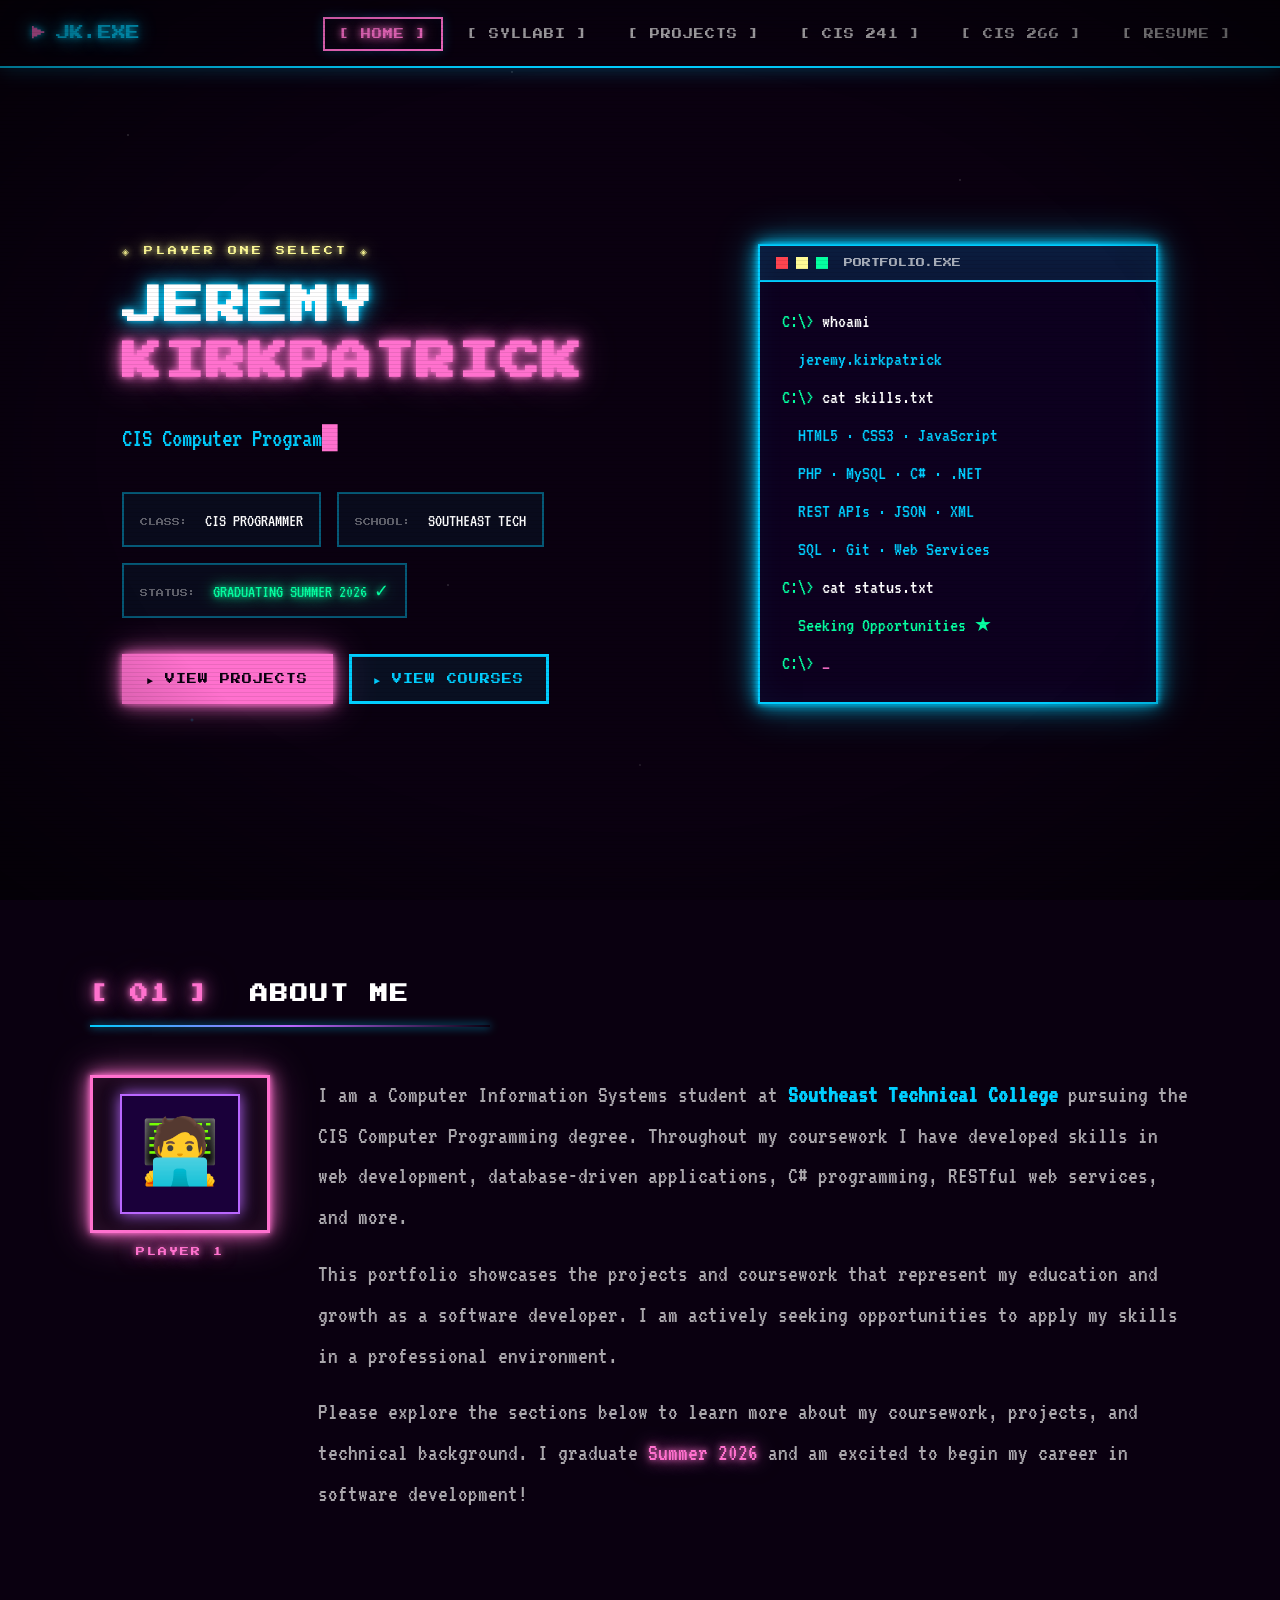
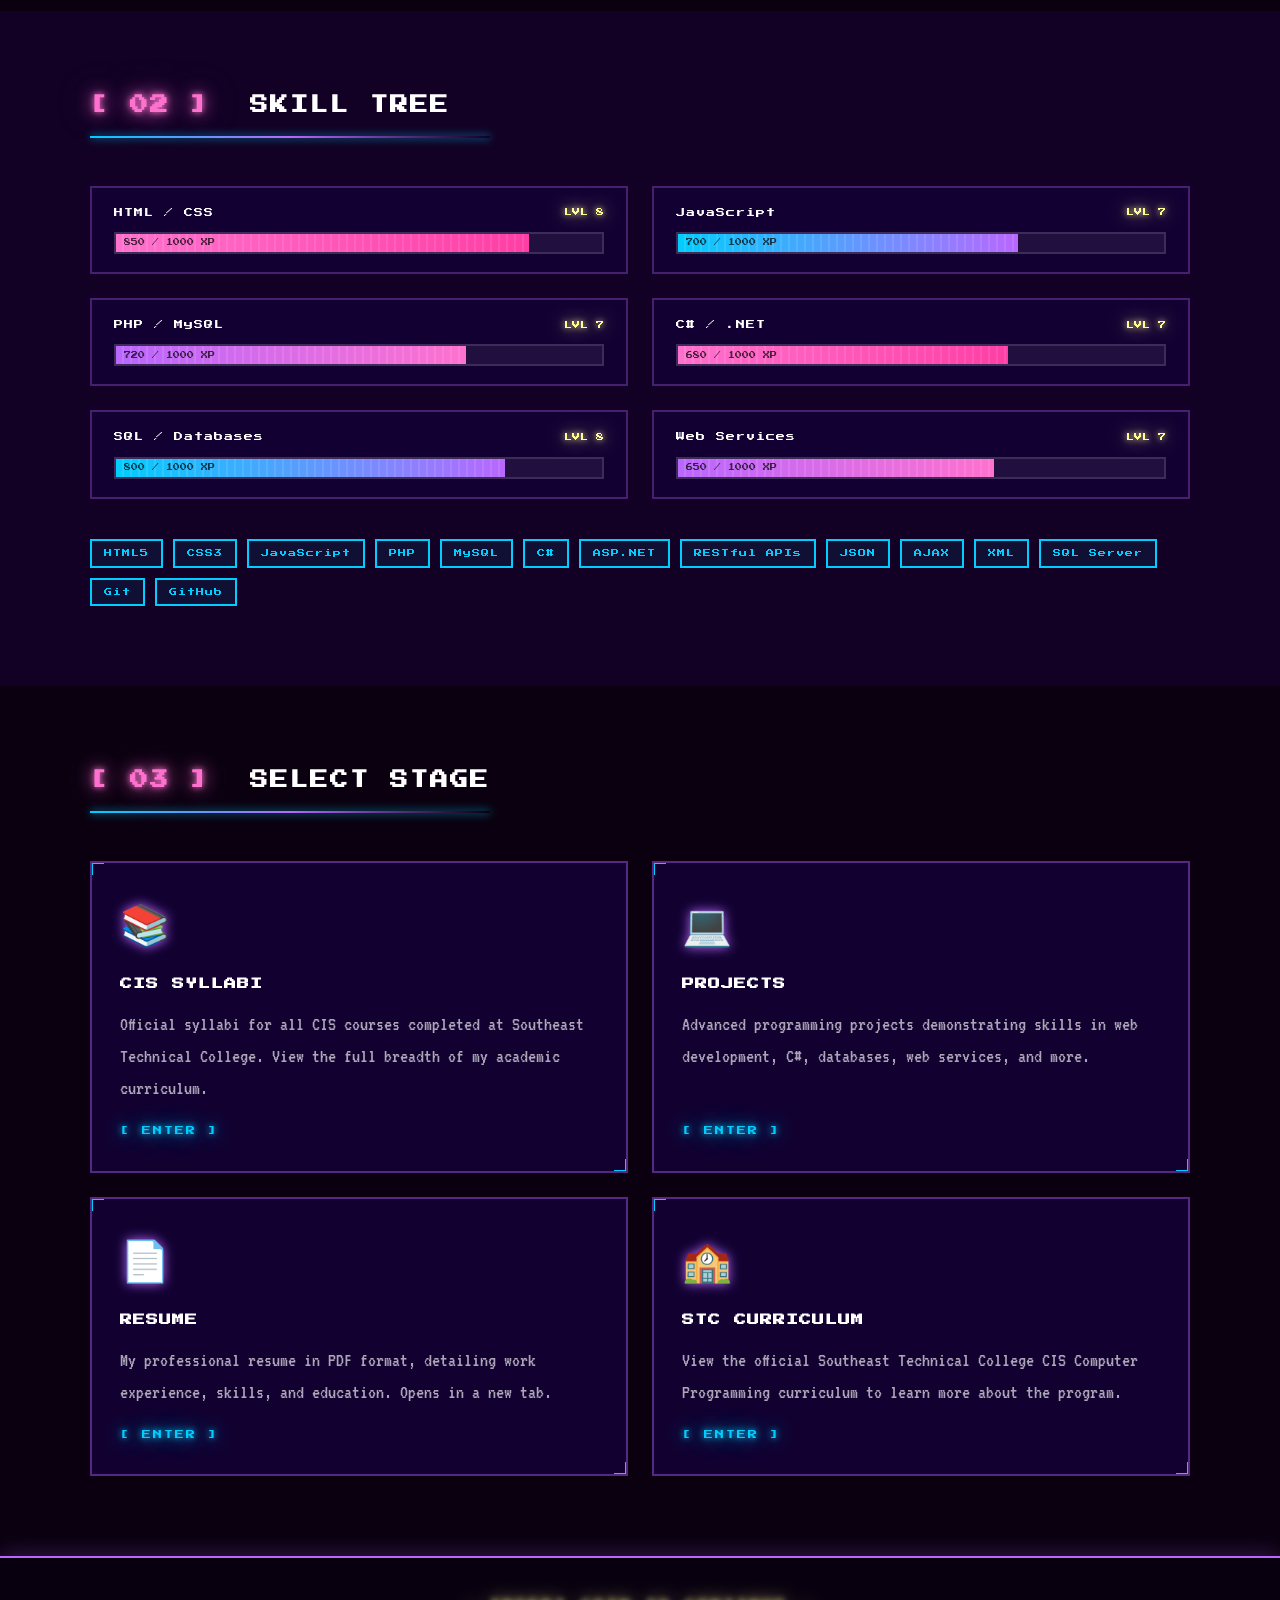
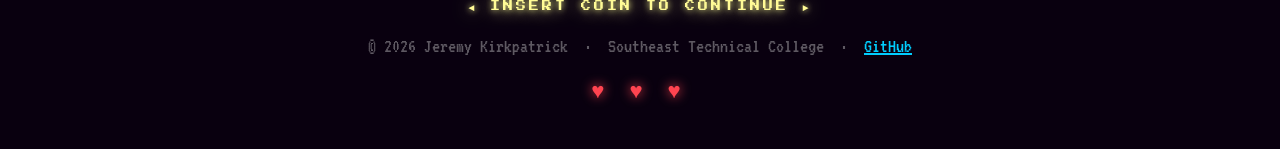
<file: index.html>
<!DOCTYPE html>
<html lang="en">
<head>
  <meta charset="UTF-8" />
  <meta name="viewport" content="width=device-width, initial-scale=1.0" />
  <meta name="description" content="Jeremy Kirkpatrick – CIS Computer Programming student at Southeast Technical College. Electronic portfolio showcasing projects, coursework, and skills." />
  <title>Jeremy Kirkpatrick | Electronic Portfolio</title>
  <link rel="icon" href="ico/pinklogo.ico" type="image/x-icon" />
  <link rel="stylesheet" href="css/style.css" />
  <link rel="preconnect" href="https://fonts.googleapis.com" />
  <link rel="preconnect" href="https://fonts.gstatic.com" crossorigin />
  <link href="https://fonts.googleapis.com/css2?family=Press+Start+2P&family=VT323&display=swap" rel="stylesheet" />
</head>
<body>

  <!-- CRT Scanline Overlay -->
  <div class="scanlines" aria-hidden="true"></div>

  <!-- =========================================================
       NAVIGATION
       ========================================================= -->
  <nav class="navbar" role="navigation" aria-label="Main navigation">
    <div class="nav-brand">
      <span class="nav-cursor" aria-hidden="true">▶</span> JK.EXE
    </div>
    <button class="nav-toggle" id="navToggle" aria-label="Toggle navigation" aria-expanded="false">☰</button>
    <ul class="nav-links" id="navLinks" role="list">
      <li><a href="index.html"    class="nav-link active">[ HOME ]</a></li>
      <li><a href="syllabi.html"  class="nav-link">[ SYLLABI ]</a></li>
      <li><a href="projects.html" class="nav-link">[ PROJECTS ]</a></li>
      <li><a href="cis241.html"   class="nav-link">[ CIS 241 ]</a></li>
      <li><a href="cis266.html"   class="nav-link">[ CIS 266 ]</a></li>
      <li><a href="resume.html"   class="nav-link">[ RESUME ]</a></li>
    </ul>
  </nav>

  <!-- =========================================================
       HERO SECTION
       ========================================================= -->
  <header class="hero" role="banner">

    <!-- Left: Text content -->
    <div class="hero-content animate-fade-up">
      <p class="pixel-badge">◈ PLAYER ONE SELECT ◈</p>

      <h1 class="hero-title">
        <span class="hero-name">JEREMY</span>
        <span class="hero-name accent">KIRKPATRICK</span>
      </h1>

      <p class="hero-subtitle">
        <span id="typingText"></span><span class="cursor" aria-hidden="true">█</span>
      </p>

      <div class="hero-stats" role="list" aria-label="Profile stats">
        <div class="stat-item" role="listitem">
          <span class="stat-label">CLASS:</span>
          <span class="stat-value">CIS PROGRAMMER</span>
        </div>
        <div class="stat-item" role="listitem">
          <span class="stat-label">SCHOOL:</span>
          <span class="stat-value">SOUTHEAST TECH</span>
        </div>
        <div class="stat-item" role="listitem">
          <span class="stat-label">STATUS:</span>
          <span class="stat-value glow-green">GRADUATING SUMMER 2026 ✓</span>
        </div>
      </div>

      <div class="hero-cta">
        <a href="projects.html" class="btn btn-primary">► VIEW PROJECTS</a>
        <a href="syllabi.html"  class="btn btn-secondary">► VIEW COURSES</a>
      </div>
    </div>

    <!-- Right: Terminal art -->
    <aside class="hero-art float" aria-label="Skills terminal">
      <div class="pixel-terminal">
        <div class="terminal-header">
          <span class="t-dot red"    aria-hidden="true"></span>
          <span class="t-dot yellow" aria-hidden="true"></span>
          <span class="t-dot green"  aria-hidden="true"></span>
          <span class="t-title">PORTFOLIO.EXE</span>
        </div>
        <div class="terminal-body" aria-label="Skill list">
          <p><span class="t-prompt">C:\&gt;</span> <span class="t-cmd">whoami</span></p>
          <p class="t-output">jeremy.kirkpatrick</p>
          <p><span class="t-prompt">C:\&gt;</span> <span class="t-cmd">cat skills.txt</span></p>
          <p class="t-output">HTML5 · CSS3 · JavaScript</p>
          <p class="t-output">PHP · MySQL · C# · .NET</p>
          <p class="t-output">REST APIs · JSON · XML</p>
          <p class="t-output">SQL · Git · Web Services</p>
          <p><span class="t-prompt">C:\&gt;</span> <span class="t-cmd">cat status.txt</span></p>
          <p class="t-output" style="color: var(--green);">Seeking Opportunities ★</p>
          <p><span class="t-prompt">C:\&gt;</span> <span class="glow-blink">_</span></p>
        </div>
      </div>
    </aside>

  </header>

  <!-- =========================================================
       ABOUT SECTION
       ========================================================= -->
  <section class="section" id="about" aria-labelledby="about-heading">
    <div class="section-header">
      <h2 class="section-title" id="about-heading">
        <span class="section-num">[ 01 ]</span>&nbsp; ABOUT ME
      </h2>
      <div class="pixel-line"></div>
    </div>

    <div class="about-content">
      <div class="about-avatar" aria-hidden="true">
        <div class="avatar-frame">
          <div class="avatar-pixel">🧑‍💻</div>
        </div>
        <p class="avatar-label">PLAYER 1</p>
      </div>

      <div class="about-text">
        <p>
          I am a Computer Information Systems student at
          <strong style="color: var(--cyan);">Southeast Technical College</strong>
          pursuing the CIS Computer Programming degree. Throughout my coursework
          I have developed skills in web development, database-driven applications,
          C# programming, RESTful web services, and more.
        </p>
        <p>
          This portfolio showcases the projects and coursework that represent my
          education and growth as a software developer. I am actively seeking
          opportunities to apply my skills in a professional environment.
        </p>
        <p>
          Please explore the sections below to learn more about my coursework,
          projects, and technical background. I graduate
          <span style="color: var(--pink); text-shadow: var(--glow-pink);">Summer 2026</span>
          and am excited to begin my career in software development!
        </p>
      </div>
    </div>
  </section>

  <!-- =========================================================
       SKILL TREE
       ========================================================= -->
  <section class="section section-alt" id="skills" aria-labelledby="skills-heading">
    <div class="section-header">
      <h2 class="section-title" id="skills-heading">
        <span class="section-num">[ 02 ]</span>&nbsp; SKILL TREE
      </h2>
      <div class="pixel-line"></div>
    </div>

    <div class="skills-grid">

      <div class="skill-item">
        <div class="skill-header">
          <span class="skill-name">HTML / CSS</span>
          <span class="skill-level">LVL 8</span>
        </div>
        <div class="skill-bar" role="progressbar" aria-valuenow="85" aria-valuemin="0" aria-valuemax="100" aria-label="HTML/CSS proficiency 85%">
          <div class="skill-fill pink" data-width="85%"><span class="skill-xp">850 / 1000 XP</span></div>
        </div>
      </div>

      <div class="skill-item">
        <div class="skill-header">
          <span class="skill-name">JavaScript</span>
          <span class="skill-level">LVL 7</span>
        </div>
        <div class="skill-bar" role="progressbar" aria-valuenow="70" aria-valuemin="0" aria-valuemax="100" aria-label="JavaScript proficiency 70%">
          <div class="skill-fill" data-width="70%"><span class="skill-xp">700 / 1000 XP</span></div>
        </div>
      </div>

      <div class="skill-item">
        <div class="skill-header">
          <span class="skill-name">PHP / MySQL</span>
          <span class="skill-level">LVL 7</span>
        </div>
        <div class="skill-bar" role="progressbar" aria-valuenow="72" aria-valuemin="0" aria-valuemax="100" aria-label="PHP/MySQL proficiency 72%">
          <div class="skill-fill purple" data-width="72%"><span class="skill-xp">720 / 1000 XP</span></div>
        </div>
      </div>

      <div class="skill-item">
        <div class="skill-header">
          <span class="skill-name">C# / .NET</span>
          <span class="skill-level">LVL 7</span>
        </div>
        <div class="skill-bar" role="progressbar" aria-valuenow="68" aria-valuemin="0" aria-valuemax="100" aria-label="C# proficiency 68%">
          <div class="skill-fill pink" data-width="68%"><span class="skill-xp">680 / 1000 XP</span></div>
        </div>
      </div>

      <div class="skill-item">
        <div class="skill-header">
          <span class="skill-name">SQL / Databases</span>
          <span class="skill-level">LVL 8</span>
        </div>
        <div class="skill-bar" role="progressbar" aria-valuenow="80" aria-valuemin="0" aria-valuemax="100" aria-label="SQL proficiency 80%">
          <div class="skill-fill" data-width="80%"><span class="skill-xp">800 / 1000 XP</span></div>
        </div>
      </div>

      <div class="skill-item">
        <div class="skill-header">
          <span class="skill-name">Web Services</span>
          <span class="skill-level">LVL 7</span>
        </div>
        <div class="skill-bar" role="progressbar" aria-valuenow="65" aria-valuemin="0" aria-valuemax="100" aria-label="Web Services proficiency 65%">
          <div class="skill-fill purple" data-width="65%"><span class="skill-xp">650 / 1000 XP</span></div>
        </div>
      </div>

    </div><!-- /.skills-grid -->

    <div class="skill-tags" role="list" aria-label="Technology tags">
      <span class="tag" role="listitem">HTML5</span>
      <span class="tag" role="listitem">CSS3</span>
      <span class="tag" role="listitem">JavaScript</span>
      <span class="tag" role="listitem">PHP</span>
      <span class="tag" role="listitem">MySQL</span>
      <span class="tag" role="listitem">C#</span>
      <span class="tag" role="listitem">ASP.NET</span>
      <span class="tag" role="listitem">RESTful APIs</span>
      <span class="tag" role="listitem">JSON</span>
      <span class="tag" role="listitem">AJAX</span>
      <span class="tag" role="listitem">XML</span>
      <span class="tag" role="listitem">SQL Server</span>
      <span class="tag" role="listitem">Git</span>
      <span class="tag" role="listitem">GitHub</span>
    </div>

  </section>


  <section class="section" id="portfolio" aria-labelledby="portfolio-heading">
    <div class="section-header">
      <h2 class="section-title" id="portfolio-heading">
        <span class="section-num">[ 03 ]</span>&nbsp; SELECT STAGE
      </h2>
      <div class="pixel-line"></div>
    </div>

    <div class="cards-grid" role="list">

      <a href="syllabi.html" class="card" role="listitem">
        <div class="card-icon" aria-hidden="true">📚</div>
        <h3 class="card-title">CIS SYLLABI</h3>
        <p class="card-desc">
          Official syllabi for all CIS courses completed at Southeast Technical College.
          View the full breadth of my academic curriculum.
        </p>
        <span class="card-btn">[ ENTER ]</span>
      </a>

      <a href="projects.html" class="card" role="listitem">
        <div class="card-icon" aria-hidden="true">💻</div>
        <h3 class="card-title">PROJECTS</h3>
        <p class="card-desc">
          Advanced programming projects demonstrating skills in web development,
          C#, databases, web services, and more.
        </p>
        <span class="card-btn">[ ENTER ]</span>
      </a>

      <a href="resume.html" class="card" role="listitem">
        <div class="card-icon" aria-hidden="true">📄</div>
        <h3 class="card-title">RESUME</h3>
        <p class="card-desc">
          My professional resume in PDF format, detailing work experience, skills,
          and education. Opens in a new tab.
        </p>
        <span class="card-btn">[ ENTER ]</span>
      </a>

      <a href="http://catalog.southeasttech.edu/preview_program.php?catoid=17&poid=2004&hl=%22programming%22"
         class="card" role="listitem" target="_blank" rel="noopener noreferrer">
        <div class="card-icon" aria-hidden="true">🏫</div>
        <h3 class="card-title">STC CURRICULUM</h3>
        <p class="card-desc">
          View the official Southeast Technical College CIS Computer Programming
          curriculum to learn more about the program.
        </p>
        <span class="card-btn">[ ENTER ]</span>
      </a>

    </div>
  </section>


  <footer class="footer" role="contentinfo">
    <div>
      <p class="footer-insert" aria-hidden="true">◄ INSERT COIN TO CONTINUE ►</p>
      <p class="footer-copy">
        © 2026 Jeremy Kirkpatrick &nbsp;·&nbsp; Southeast Technical College &nbsp;·&nbsp;
        <a href="https://github.com/twitchout" target="_blank" rel="noopener">GitHub</a>
      </p>
      <p class="footer-lives" aria-label="Three lives remaining" aria-hidden="true">♥ ♥ ♥</p>
    </div>
  </footer>

  <script src="js/main.js"></script>
</body>
</html>
</file>
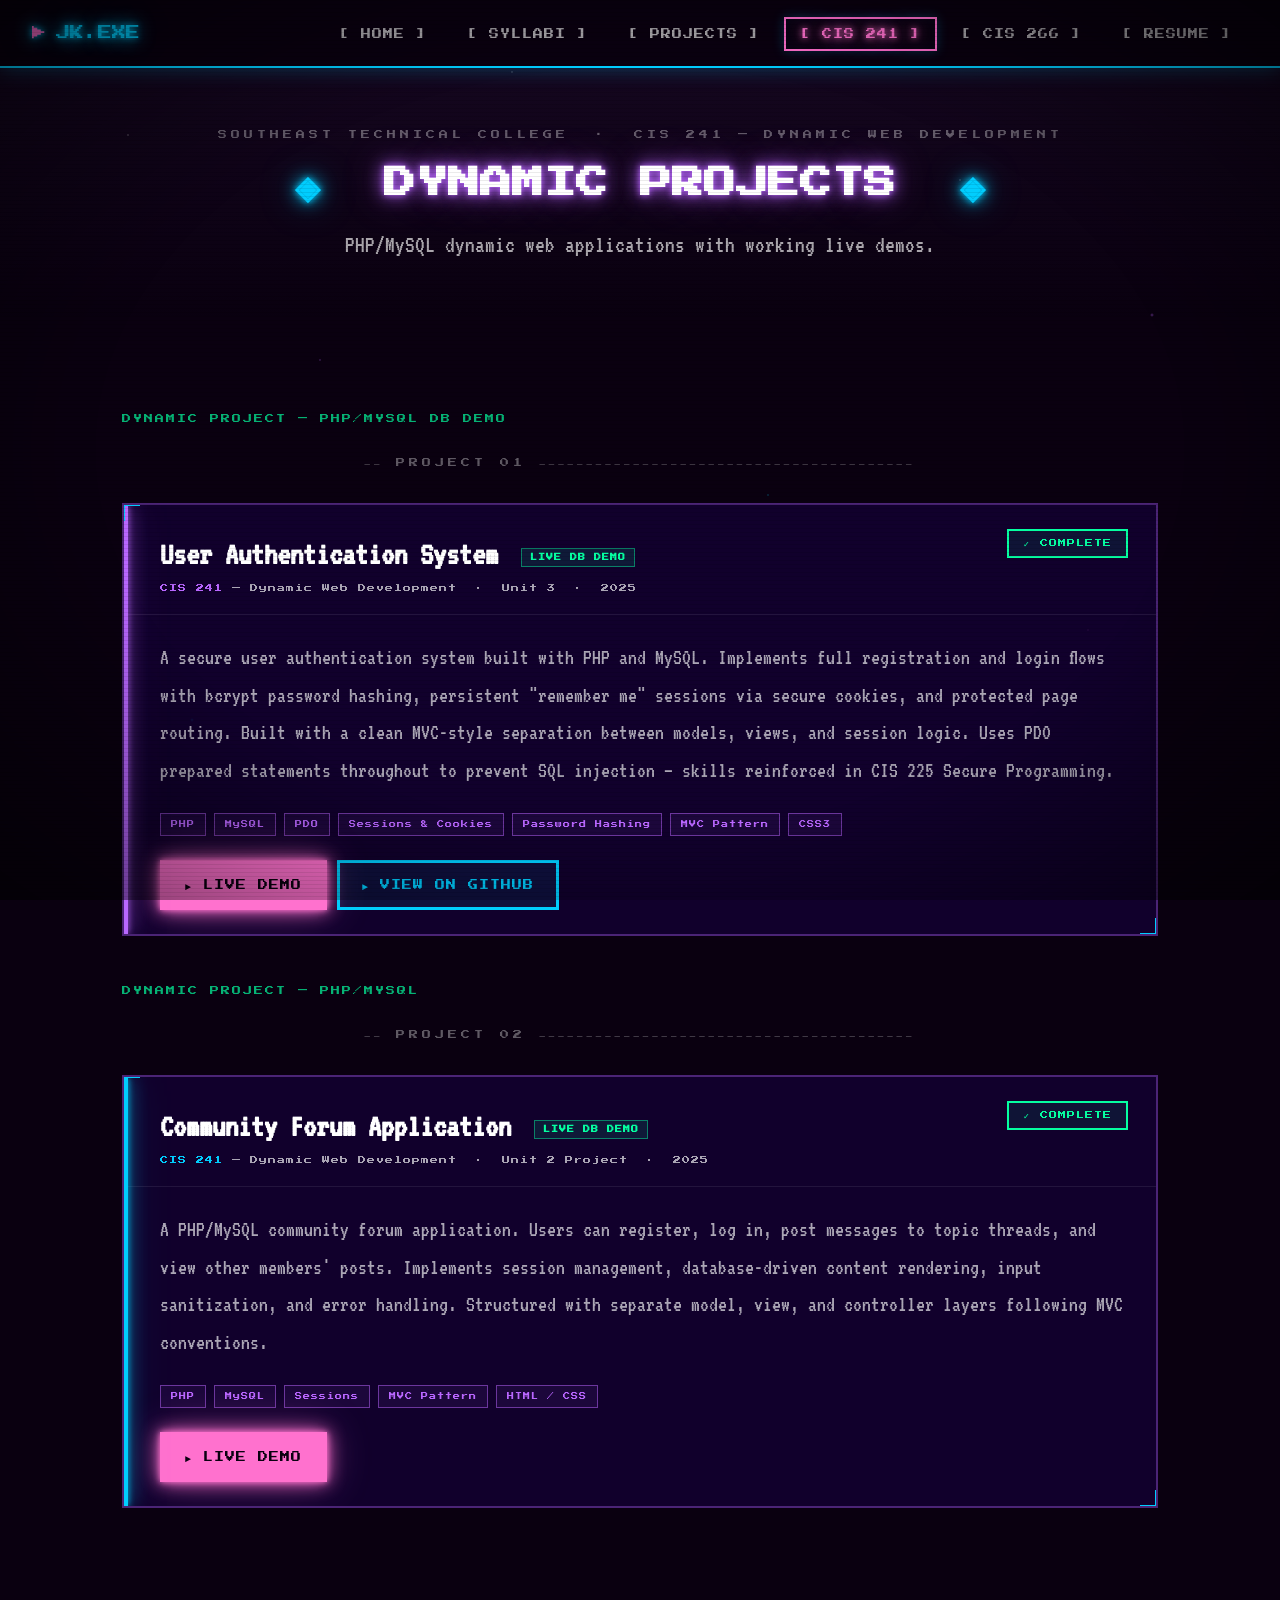
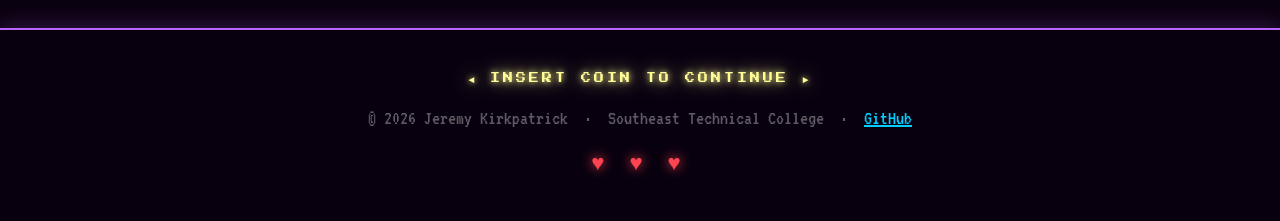
<file: cis241.html>
<!DOCTYPE html>
<html lang="en">
<head>
  <meta charset="UTF-8" />
  <meta name="viewport" content="width=device-width, initial-scale=1.0" />
  <meta name="description" content="Jeremy Kirkpatrick – CIS 241 Dynamic Web Development project documentation and live demos." />
  <title>CIS 241 Dynamic Web Dev | Jeremy Kirkpatrick</title>
  <link rel="icon" href="ico/pinklogo.ico" type="image/x-icon" />
  <link rel="stylesheet" href="css/style.css" />
  <link rel="preconnect" href="https://fonts.googleapis.com" />
  <link rel="preconnect" href="https://fonts.gstatic.com" crossorigin />
  <link href="https://fonts.googleapis.com/css2?family=Press+Start+2P&family=VT323&display=swap" rel="stylesheet" />
  <style>
    .req-badge {
      display: inline-block;
      font-family: var(--font-pixel);
      font-size: 7px;
      padding: 3px 8px;
      margin-left: 10px;
      background: rgba(5,255,161,0.1);
      border: 1px solid rgba(5,255,161,0.45);
      color: var(--green);
      vertical-align: middle;
      letter-spacing: 1px;
    }

    .section-label {
      font-family: var(--font-pixel);
      font-size: 9px;
      color: var(--green);
      letter-spacing: 2px;
      text-transform: uppercase;
      margin: 48px 0 6px;
      opacity: 0.7;
    }
  </style>
</head>
<body>

  <div class="scanlines" aria-hidden="true"></div>

  <!-- =========================================================
       NAVIGATION
       ========================================================= -->
  <nav class="navbar" role="navigation" aria-label="Main navigation">
    <div class="nav-brand">
      <span class="nav-cursor" aria-hidden="true">▶</span> JK.EXE
    </div>
    <button class="nav-toggle" id="navToggle" aria-label="Toggle navigation" aria-expanded="false">☰</button>
    <ul class="nav-links" id="navLinks" role="list">
      <li><a href="index.html"    class="nav-link">[ HOME ]</a></li>
      <li><a href="syllabi.html"  class="nav-link">[ SYLLABI ]</a></li>
      <li><a href="projects.html" class="nav-link">[ PROJECTS ]</a></li>
      <li><a href="cis241.html"   class="nav-link active">[ CIS 241 ]</a></li>
      <li><a href="cis266.html"   class="nav-link">[ CIS 266 ]</a></li>
      <li><a href="resume.html"   class="nav-link">[ RESUME ]</a></li>
    </ul>
  </nav>

  <!-- =========================================================
       PAGE HERO
       ========================================================= -->
  <div class="page-hero">
    <p class="page-badge">SOUTHEAST TECHNICAL COLLEGE &nbsp;·&nbsp; CIS 241 — DYNAMIC WEB DEVELOPMENT</p>
    <h1 class="page-title">
      <span class="text-cyan">◈</span>&nbsp; DYNAMIC PROJECTS &nbsp;<span class="text-cyan">◈</span>
    </h1>
    <p class="page-subtitle">PHP/MySQL dynamic web applications with working live demos.</p>
  </div>

  <!-- =========================================================
       CONTENT
       ========================================================= -->
  <main class="projects-section" aria-label="CIS 241 project showcase">

    <!-- ══════════════════════════════════════════════════════
         PROJECT 1 — USER AUTH SYSTEM (PHP/MySQL — DB DEMO)
         ══════════════════════════════════════════════════════ -->
    <p class="section-label">Dynamic Project — PHP/MySQL DB Demo</p>
    <p class="project-group-label">── PROJECT 01 ────────────────────────────────────────</p>

    <article class="project-card" aria-labelledby="proj-auth-title">
      <div class="stripe purple" aria-hidden="true"></div>

      <div class="project-header">
        <div class="project-header-left">
          <h2 id="proj-auth-title">
            User Authentication System
            <span class="req-badge">LIVE DB DEMO</span>
          </h2>
          <p class="project-course">
            <span style="color: var(--purple);">CIS 241</span> — Dynamic Web Development
            &nbsp;·&nbsp; Unit 3 &nbsp;·&nbsp; 2025
          </p>
        </div>
        <span class="project-status complete">✓ COMPLETE</span>
      </div>

      <div class="project-body">
        <p class="project-desc">
          A secure user authentication system built with PHP and MySQL. Implements full
          registration and login flows with bcrypt password hashing, persistent
          "remember me" sessions via secure cookies, and protected page routing. Built with
          a clean MVC-style separation between models, views, and session logic. Uses PDO
          prepared statements throughout to prevent SQL injection — skills reinforced in
          CIS 225 Secure Programming.
        </p>

        <div class="tech-stack" role="list" aria-label="Technologies used">
          <span class="tech-tag" role="listitem">PHP</span>
          <span class="tech-tag" role="listitem">MySQL</span>
          <span class="tech-tag" role="listitem">PDO</span>
          <span class="tech-tag" role="listitem">Sessions &amp; Cookies</span>
          <span class="tech-tag" role="listitem">Password Hashing</span>
          <span class="tech-tag" role="listitem">MVC Pattern</span>
          <span class="tech-tag" role="listitem">CSS3</span>
        </div>

        <div class="project-links" style="margin-top:18px; flex-wrap:wrap; gap:10px;">
          <a href="http://jeremykirkpatrick.gt.tc/userauthsystem/public/"
             class="btn btn-primary" target="_blank" rel="noopener">► LIVE DEMO</a>
          <a href="https://github.com/twitchout/userauthsystem"
             class="btn btn-secondary" target="_blank" rel="noopener">► VIEW ON GITHUB</a>
        </div>
      </div>
    </article>

    <!-- ══════════════════════════════════════════════════════
         PROJECT 2 — FORUM / COMMUNITY APP (PHP/MySQL)
         ══════════════════════════════════════════════════════ -->
    <p class="section-label">Dynamic Project — PHP/MySQL</p>
    <p class="project-group-label">── PROJECT 02 ────────────────────────────────────────</p>

    <article class="project-card" aria-labelledby="proj-forum-title">
      <div class="stripe cyan" aria-hidden="true"></div>

      <div class="project-header">
        <div class="project-header-left">
          <h2 id="proj-forum-title">
            Community Forum Application
            <span class="req-badge">LIVE DB DEMO</span>
          </h2>
          <p class="project-course">
            <span style="color: var(--cyan);">CIS 241</span> — Dynamic Web Development
            &nbsp;·&nbsp; Unit 2 Project &nbsp;·&nbsp; 2025
          </p>
        </div>
        <span class="project-status complete">✓ COMPLETE</span>
      </div>

      <div class="project-body">
        <p class="project-desc">
          A PHP/MySQL community forum application. Users can register, log in, post
          messages to topic threads, and view other members' posts. Implements session
          management, database-driven content rendering, input sanitization, and error
          handling. Structured with separate model, view, and controller layers following
          MVC conventions.
        </p>

        <div class="tech-stack" role="list" aria-label="Technologies used">
          <span class="tech-tag" role="listitem">PHP</span>
          <span class="tech-tag" role="listitem">MySQL</span>
          <span class="tech-tag" role="listitem">Sessions</span>
          <span class="tech-tag" role="listitem">MVC Pattern</span>
          <span class="tech-tag" role="listitem">HTML / CSS</span>
        </div>

        <div class="project-links" style="margin-top:18px;">
          <a href="http://jeremykirkpatrick.gt.tc/Unit-2-Project/"
             class="btn btn-primary" target="_blank" rel="noopener">► LIVE DEMO</a>
        </div>
      </div>
    </article>

  </main>

  <!-- =========================================================
       FOOTER
       ========================================================= -->
  <footer class="footer" role="contentinfo">
    <div>
      <p class="footer-insert" aria-hidden="true">◄ INSERT COIN TO CONTINUE ►</p>
      <p class="footer-copy">
        © 2026 Jeremy Kirkpatrick &nbsp;·&nbsp; Southeast Technical College &nbsp;·&nbsp;
        <a href="https://github.com/twitchout" target="_blank" rel="noopener">GitHub</a>
      </p>
      <p class="footer-lives" aria-hidden="true">♥ ♥ ♥</p>
    </div>
  </footer>

  <script src="js/main.js"></script>
</body>
</html>
</file>
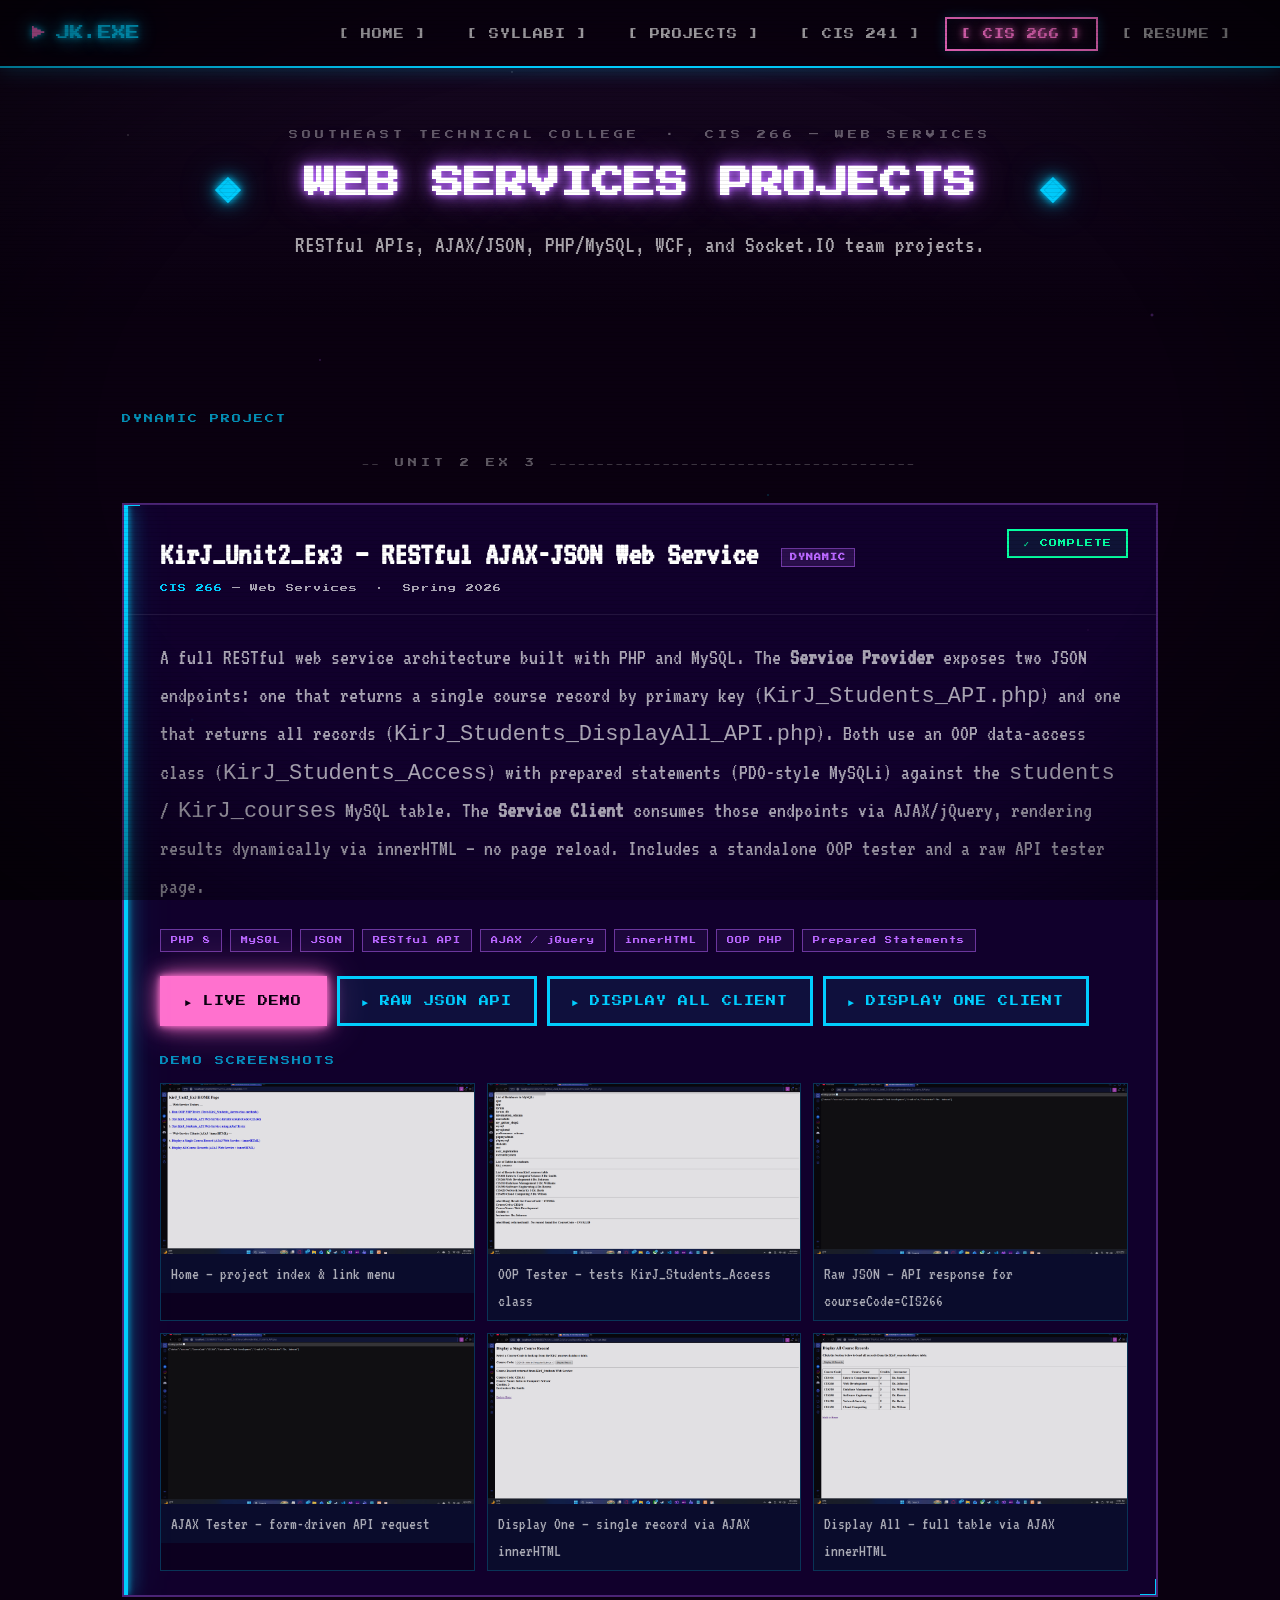
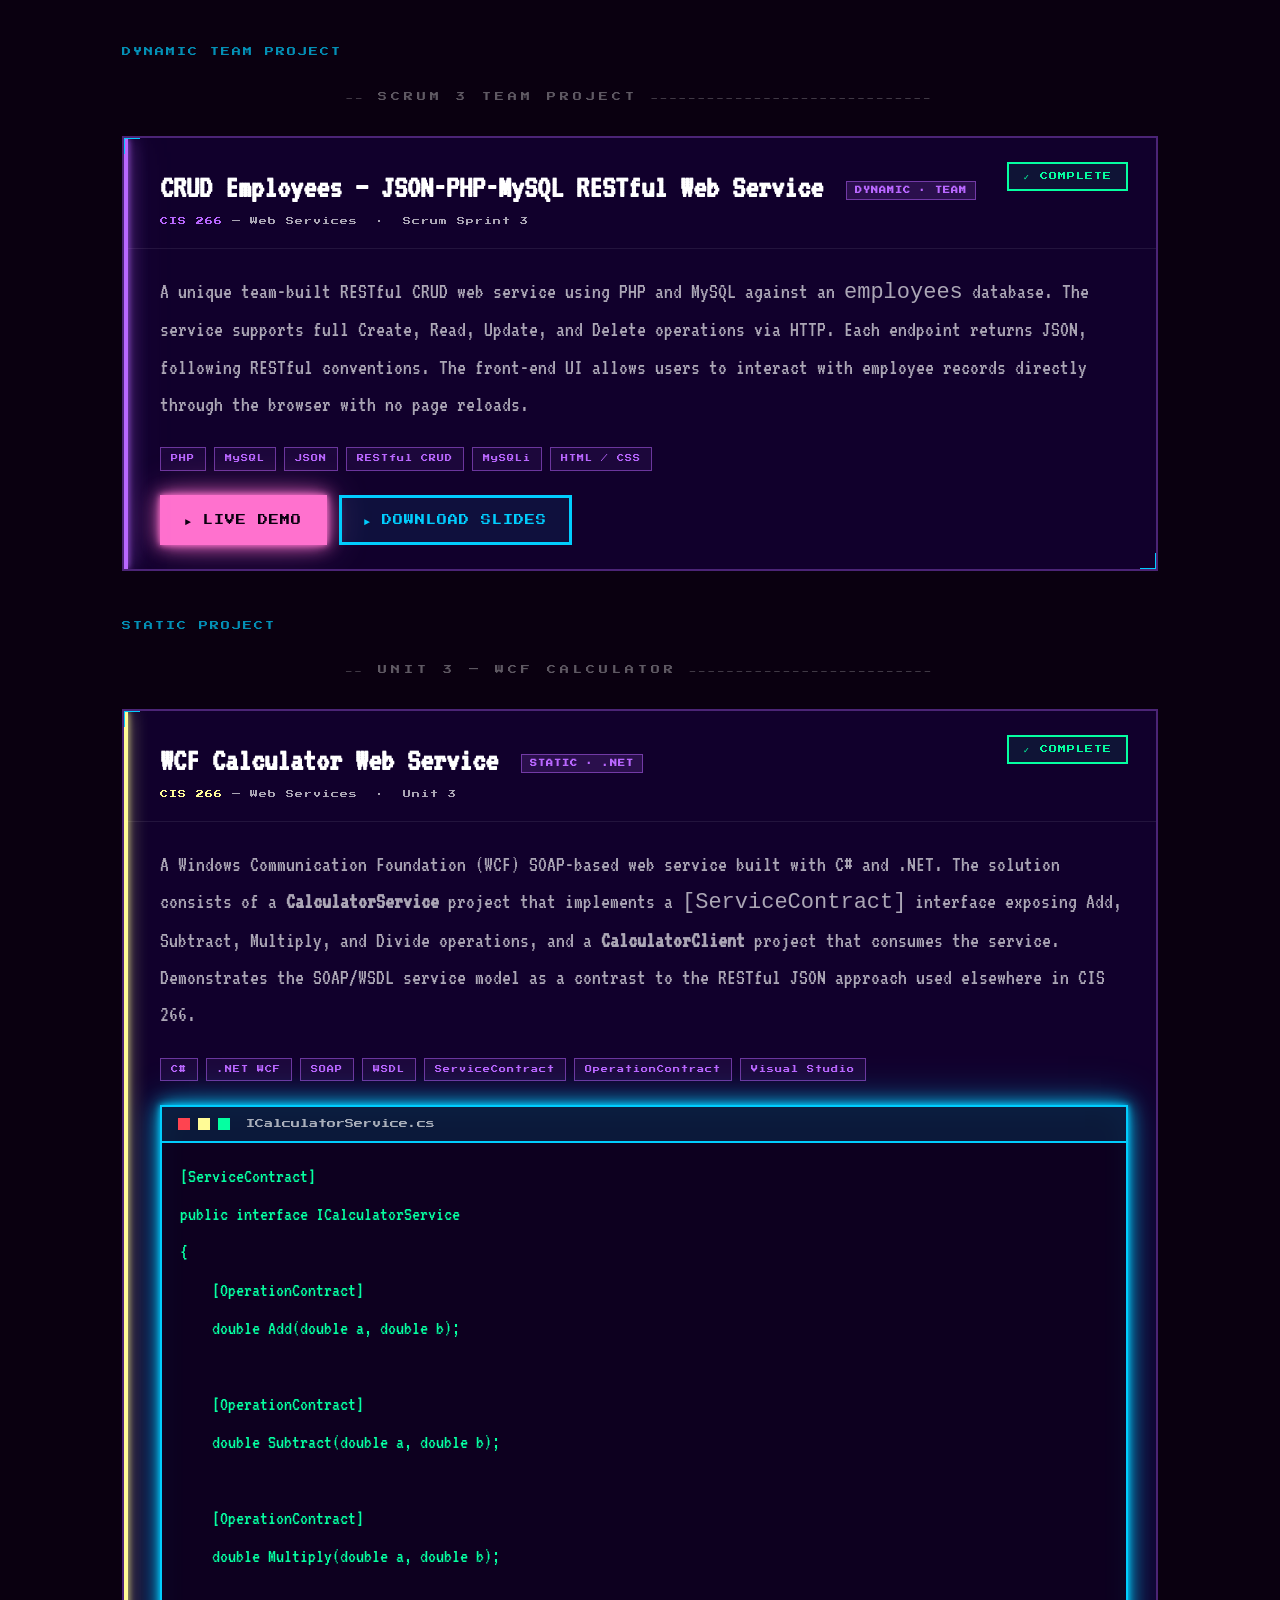
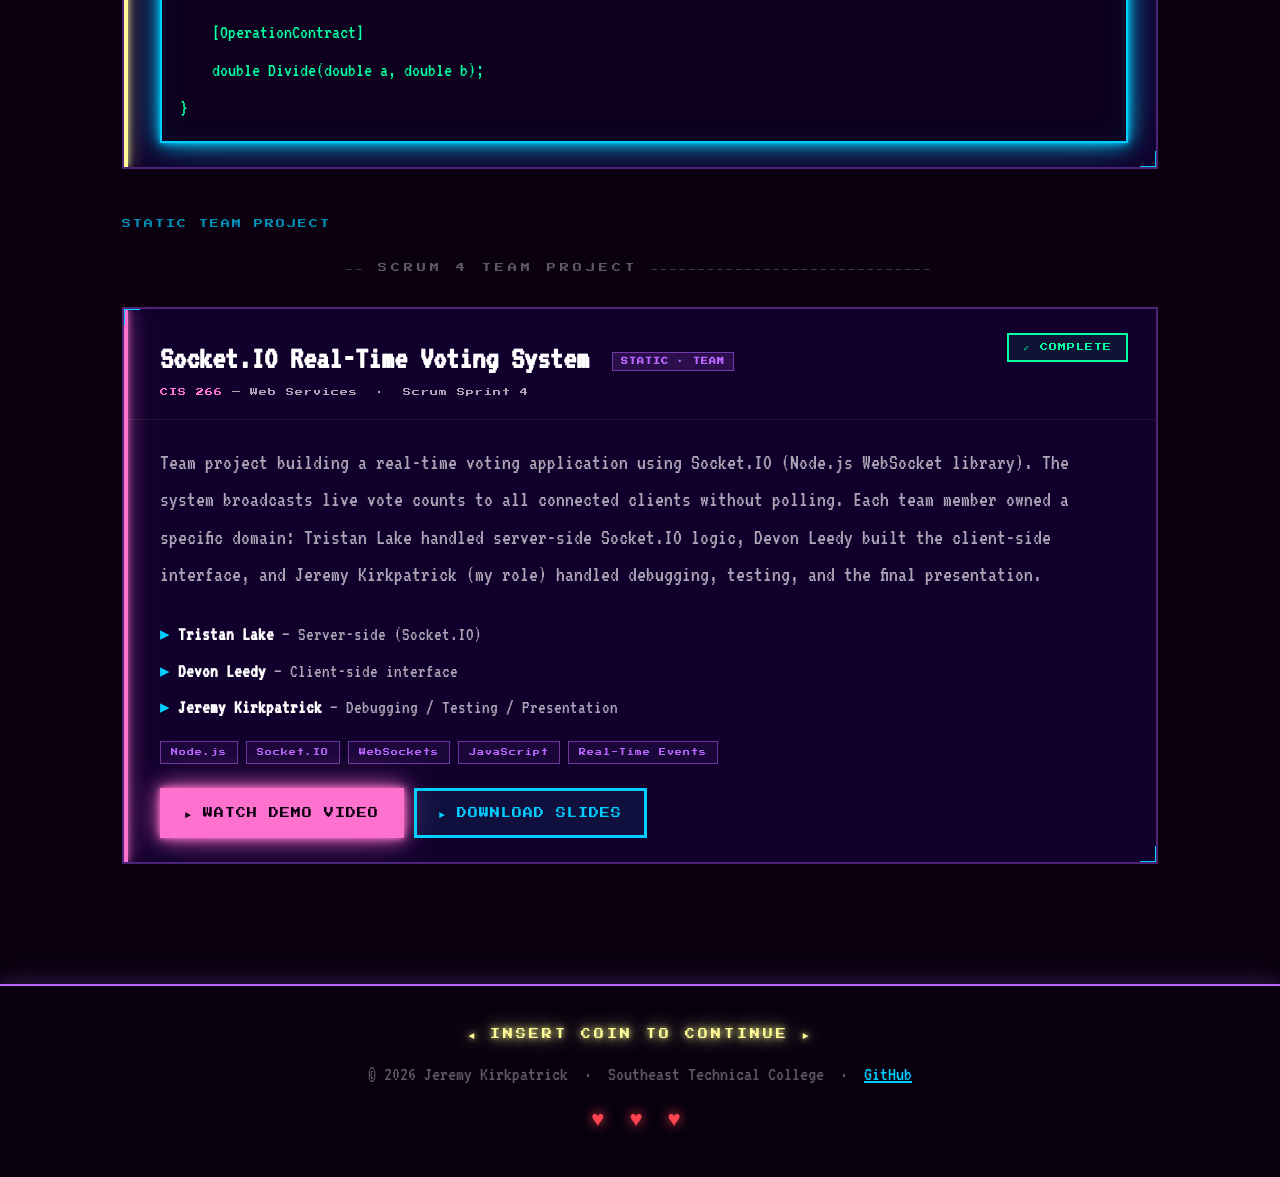
<file: cis266.html>
<!DOCTYPE html>
<html lang="en">
<head>
  <meta charset="UTF-8" />
  <meta name="viewport" content="width=device-width, initial-scale=1.0" />
  <meta name="description" content="Jeremy Kirkpatrick – CIS 266 Web Services project documentation and demos." />
  <title>CIS 266 Web Services | Jeremy Kirkpatrick</title>
  <link rel="icon" href="ico/pinklogo.ico" type="image/x-icon" />
  <link rel="stylesheet" href="css/style.css" />
  <link rel="preconnect" href="https://fonts.googleapis.com" />
  <link rel="preconnect" href="https://fonts.gstatic.com" crossorigin />
  <link href="https://fonts.googleapis.com/css2?family=Press+Start+2P&family=VT323&display=swap" rel="stylesheet" />
  <style>
    /* ── Page-specific overrides ─────────────────────────── */
    .demo-grid {
      display: grid;
      grid-template-columns: repeat(auto-fill, minmax(280px, 1fr));
      gap: 12px;
      margin-top: 14px;
    }

    .demo-thumb {
      border: 1px solid rgba(1,205,254,0.25);
      background: rgba(0,0,0,0.3);
      overflow: hidden;
      cursor: pointer;
      transition: border-color var(--trans), transform var(--trans);
    }

    .demo-thumb:hover {
      border-color: var(--cyan);
      transform: translateY(-2px);
    }

    .demo-thumb img {
      width: 100%;
      height: 170px;
      object-fit: cover;
      display: block;
      opacity: 0.88;
    }

    .demo-thumb figcaption {
      font-family: var(--font-mono);
      font-size: 17px;
      color: var(--dim);
      padding: 6px 10px;
      background: rgba(1,205,254,0.06);
    }

    .section-label {
      font-family: var(--font-pixel);
      font-size: 9px;
      color: var(--cyan);
      letter-spacing: 2px;
      text-transform: uppercase;
      margin: 48px 0 6px;
      opacity: 0.7;
    }

    .req-badge {
      display: inline-block;
      font-family: var(--font-pixel);
      font-size: 7px;
      padding: 3px 8px;
      margin-left: 10px;
      background: rgba(185,103,255,0.15);
      border: 1px solid rgba(185,103,255,0.5);
      color: var(--purple);
      vertical-align: middle;
      letter-spacing: 1px;
    }

    .role-list {
      list-style: none;
      padding: 0;
      margin: 10px 0 0;
    }

    .role-list li {
      font-family: var(--font-mono);
      font-size: 19px;
      color: var(--dim);
      padding: 3px 0;
    }

    .role-list li::before {
      content: "▸ ";
      color: var(--cyan);
    }

    .role-list li strong {
      color: var(--white);
    }
  </style>
</head>
<body>

  <div class="scanlines" aria-hidden="true"></div>

  <!-- =========================================================
       NAVIGATION
       ========================================================= -->
  <nav class="navbar" role="navigation" aria-label="Main navigation">
    <div class="nav-brand">
      <span class="nav-cursor" aria-hidden="true">▶</span> JK.EXE
    </div>
    <button class="nav-toggle" id="navToggle" aria-label="Toggle navigation" aria-expanded="false">☰</button>
    <ul class="nav-links" id="navLinks" role="list">
      <li><a href="index.html"    class="nav-link">[ HOME ]</a></li>
      <li><a href="syllabi.html"  class="nav-link">[ SYLLABI ]</a></li>
      <li><a href="projects.html" class="nav-link">[ PROJECTS ]</a></li>
      <li><a href="cis241.html"   class="nav-link">[ CIS 241 ]</a></li>
      <li><a href="cis266.html"   class="nav-link active">[ CIS 266 ]</a></li>
      <li><a href="resume.html"   class="nav-link">[ RESUME ]</a></li>
    </ul>
  </nav>

  <!-- =========================================================
       PAGE HERO
       ========================================================= -->
  <div class="page-hero">
    <p class="page-badge">SOUTHEAST TECHNICAL COLLEGE &nbsp;·&nbsp; CIS 266 — WEB SERVICES</p>
    <h1 class="page-title">
      <span class="text-cyan">◈</span>&nbsp; WEB SERVICES PROJECTS &nbsp;<span class="text-cyan">◈</span>
    </h1>
    <p class="page-subtitle">RESTful APIs, AJAX/JSON, PHP/MySQL, WCF, and Socket.IO team projects.</p>
  </div>

  <!-- =========================================================
       CONTENT
       ========================================================= -->
  <main class="projects-section" aria-label="CIS 266 project showcase">

    <!-- ══════════════════════════════════════════════════════
         UNIT 2 EX 3 — RESTful AJAX-JSON-PHP-MySQL
         ══════════════════════════════════════════════════════ -->
    <p class="section-label">Dynamic Project</p>
    <p class="project-group-label">── UNIT 2 EX 3 ───────────────────────────────────────</p>

    <article class="project-card" aria-labelledby="proj-u2ex3-title">
      <div class="stripe cyan" aria-hidden="true"></div>

      <div class="project-header">
        <div class="project-header-left">
          <h2 id="proj-u2ex3-title">
            KirJ_Unit2_Ex3 — RESTful AJAX-JSON Web Service
            <span class="req-badge">DYNAMIC</span>
          </h2>
          <p class="project-course">
            <span style="color: var(--cyan);">CIS 266</span> — Web Services
            &nbsp;·&nbsp; Spring 2026
          </p>
        </div>
        <span class="project-status complete">✓ COMPLETE</span>
      </div>

      <div class="project-body">
        <p class="project-desc">
          A full RESTful web service architecture built with PHP and MySQL. The
          <strong>Service Provider</strong> exposes two JSON endpoints: one that returns a
          single course record by primary key (<code>KirJ_Students_API.php</code>) and one
          that returns all records (<code>KirJ_Students_DisplayAll_API.php</code>). Both use
          an OOP data-access class (<code>KirJ_Students_Access</code>) with prepared
          statements (PDO-style MySQLi) against the <code>students</code> / <code>KirJ_courses</code>
          MySQL table. The <strong>Service Client</strong> consumes those endpoints via
          AJAX/jQuery, rendering results dynamically via innerHTML — no page reload.
          Includes a standalone OOP tester and a raw API tester page.
        </p>

        <div class="tech-stack" role="list" aria-label="Technologies used">
          <span class="tech-tag" role="listitem">PHP 8</span>
          <span class="tech-tag" role="listitem">MySQL</span>
          <span class="tech-tag" role="listitem">JSON</span>
          <span class="tech-tag" role="listitem">RESTful API</span>
          <span class="tech-tag" role="listitem">AJAX / jQuery</span>
          <span class="tech-tag" role="listitem">innerHTML</span>
          <span class="tech-tag" role="listitem">OOP PHP</span>
          <span class="tech-tag" role="listitem">Prepared Statements</span>
        </div>

        <div class="project-links" style="margin-top:18px; flex-wrap:wrap; gap:10px;">
          <a href="http://jeremykirkpatrick.gt.tc/KirJ_Unit2_Ex3/" class="btn btn-primary"
             target="_blank" rel="noopener">► LIVE DEMO</a>
          <a href="http://jeremykirkpatrick.gt.tc/KirJ_Unit2_Ex3/ServiceProvider/KirJ_Students_API.php?courseCode=CIS266"
             class="btn btn-secondary" target="_blank" rel="noopener">► RAW JSON API</a>
          <a href="http://jeremykirkpatrick.gt.tc/KirJ_Unit2_Ex3/ServiceClient/KirJ_DisplayAll_Client.html"
             class="btn btn-secondary" target="_blank" rel="noopener">► DISPLAY ALL CLIENT</a>
          <a href="http://jeremykirkpatrick.gt.tc/KirJ_Unit2_Ex3/ServiceClient/KirJ_DisplayOne_Client.html"
             class="btn btn-secondary" target="_blank" rel="noopener">► DISPLAY ONE CLIENT</a>
        </div>

        <!-- Screenshots -->
        <p class="section-label" style="margin-top:28px;">Demo Screenshots</p>
        <div class="demo-grid" role="list" aria-label="Project screenshots">

          <figure class="demo-thumb" role="listitem">
            <img src="img/cis266/unit2ex3-home.png" alt="Unit2 Ex3 home page" loading="lazy" />
            <figcaption>Home — project index &amp; link menu</figcaption>
          </figure>

          <figure class="demo-thumb" role="listitem">
            <img src="img/cis266/unit2ex3-oop-tester.png" alt="OOP tester output" loading="lazy" />
            <figcaption>OOP Tester — tests KirJ_Students_Access class</figcaption>
          </figure>

          <figure class="demo-thumb" role="listitem">
            <img src="img/cis266/unit2ex3-api-json.png" alt="Raw JSON API output" loading="lazy" />
            <figcaption>Raw JSON — API response for courseCode=CIS266</figcaption>
          </figure>

          <figure class="demo-thumb" role="listitem">
            <img src="img/cis266/unit2ex3-ajax-tester.png" alt="AJAX API tester" loading="lazy" />
            <figcaption>AJAX Tester — form-driven API request</figcaption>
          </figure>

          <figure class="demo-thumb" role="listitem">
            <img src="img/cis266/unit2ex3-display-one.png" alt="Display one client" loading="lazy" />
            <figcaption>Display One — single record via AJAX innerHTML</figcaption>
          </figure>

          <figure class="demo-thumb" role="listitem">
            <img src="img/cis266/unit2ex3-display-all.png" alt="Display all client" loading="lazy" />
            <figcaption>Display All — full table via AJAX innerHTML</figcaption>
          </figure>

        </div>
      </div>
    </article>

    <!-- ══════════════════════════════════════════════════════
         SCRUM 3 — CRUD JSON-PHP-MySQL RESTful Web Service
         ══════════════════════════════════════════════════════ -->
    <p class="section-label">Dynamic Team Project</p>
    <p class="project-group-label">── SCRUM 3 TEAM PROJECT ──────────────────────────────</p>

    <article class="project-card" aria-labelledby="proj-scrum3-title">
      <div class="stripe purple" aria-hidden="true"></div>

      <div class="project-header">
        <div class="project-header-left">
          <h2 id="proj-scrum3-title">
            CRUD Employees — JSON-PHP-MySQL RESTful Web Service
            <span class="req-badge">DYNAMIC · TEAM</span>
          </h2>
          <p class="project-course">
            <span style="color: var(--purple);">CIS 266</span> — Web Services &nbsp;·&nbsp; Scrum Sprint 3
          </p>
        </div>
        <span class="project-status complete">✓ COMPLETE</span>
      </div>

      <div class="project-body">
        <p class="project-desc">
          A unique team-built RESTful CRUD web service using PHP and MySQL against an
          <code>employees</code> database. The service supports full Create, Read, Update,
          and Delete operations via HTTP. Each endpoint returns JSON, following RESTful
          conventions. The front-end UI allows users to interact with employee records
          directly through the browser with no page reloads.
        </p>

        <div class="tech-stack" role="list" aria-label="Technologies used">
          <span class="tech-tag" role="listitem">PHP</span>
          <span class="tech-tag" role="listitem">MySQL</span>
          <span class="tech-tag" role="listitem">JSON</span>
          <span class="tech-tag" role="listitem">RESTful CRUD</span>
          <span class="tech-tag" role="listitem">MySQLi</span>
          <span class="tech-tag" role="listitem">HTML / CSS</span>
        </div>

        <div class="project-links" style="margin-top:18px;">
          <a href="http://jeremykirkpatrick.gt.tc/Scrum3/" class="btn btn-primary"
             target="_blank" rel="noopener">► LIVE DEMO</a>
          <a href="img/cis266/scrum3-presentation.pptx" class="btn btn-secondary"
             download>► DOWNLOAD SLIDES</a>
        </div>
      </div>
    </article>

    <!-- ══════════════════════════════════════════════════════
         UNIT 3 — WCF CALCULATOR (STATIC)
         ══════════════════════════════════════════════════════ -->
    <p class="section-label">Static Project</p>
    <p class="project-group-label">── UNIT 3 — WCF CALCULATOR ──────────────────────────</p>

    <article class="project-card" aria-labelledby="proj-wcf-title">
      <div class="stripe yellow" aria-hidden="true"></div>

      <div class="project-header">
        <div class="project-header-left">
          <h2 id="proj-wcf-title">
            WCF Calculator Web Service
            <span class="req-badge">STATIC · .NET</span>
          </h2>
          <p class="project-course">
            <span style="color: var(--yellow);">CIS 266</span> — Web Services &nbsp;·&nbsp; Unit 3
          </p>
        </div>
        <span class="project-status complete">✓ COMPLETE</span>
      </div>

      <div class="project-body">
        <p class="project-desc">
          A Windows Communication Foundation (WCF) SOAP-based web service built with C# and
          .NET. The solution consists of a <strong>CalculatorService</strong> project that
          implements a <code>[ServiceContract]</code> interface exposing Add, Subtract,
          Multiply, and Divide operations, and a <strong>CalculatorClient</strong> project
          that consumes the service. Demonstrates the SOAP/WSDL service model as a contrast
          to the RESTful JSON approach used elsewhere in CIS 266.
        </p>

        <div class="tech-stack" role="list" aria-label="Technologies used">
          <span class="tech-tag" role="listitem">C#</span>
          <span class="tech-tag" role="listitem">.NET WCF</span>
          <span class="tech-tag" role="listitem">SOAP</span>
          <span class="tech-tag" role="listitem">WSDL</span>
          <span class="tech-tag" role="listitem">ServiceContract</span>
          <span class="tech-tag" role="listitem">OperationContract</span>
          <span class="tech-tag" role="listitem">Visual Studio</span>
        </div>

        <!-- WCF service interface code block -->
        <div class="pixel-terminal" style="margin-top:20px; font-size:17px; line-height:1.5;">
          <div class="terminal-header">
            <span class="t-dot red" aria-hidden="true"></span>
            <span class="t-dot yellow" aria-hidden="true"></span>
            <span class="t-dot green" aria-hidden="true"></span>
            <span class="t-title">ICalculatorService.cs</span>
          </div>
          <div class="terminal-body" style="padding:14px 18px; overflow-x:auto;">
<pre style="margin:0; color: var(--green); font-family: var(--font-mono);">[ServiceContract]
public interface ICalculatorService
{
    [OperationContract]
    double Add(double a, double b);

    [OperationContract]
    double Subtract(double a, double b);

    [OperationContract]
    double Multiply(double a, double b);

    [OperationContract]
    double Divide(double a, double b);
}</pre>
          </div>
        </div>

      </div>
    </article>

    <!-- ══════════════════════════════════════════════════════
         SCRUM 4 — SOCKET.IO VOTING SYSTEM (STATIC — TEAM)
         ══════════════════════════════════════════════════════ -->
    <p class="section-label">Static Team Project</p>
    <p class="project-group-label">── SCRUM 4 TEAM PROJECT ──────────────────────────────</p>

    <article class="project-card" aria-labelledby="proj-scrum4-title">
      <div class="stripe pink" aria-hidden="true"></div>

      <div class="project-header">
        <div class="project-header-left">
          <h2 id="proj-scrum4-title">
            Socket.IO Real-Time Voting System
            <span class="req-badge">STATIC · TEAM</span>
          </h2>
          <p class="project-course">
            <span style="color: var(--pink);">CIS 266</span> — Web Services &nbsp;·&nbsp; Scrum Sprint 4
          </p>
        </div>
        <span class="project-status complete">✓ COMPLETE</span>
      </div>

      <div class="project-body">
        <p class="project-desc">
          Team project building a real-time voting application using Socket.IO (Node.js
          WebSocket library). The system broadcasts live vote counts to all connected clients
          without polling. Each team member owned a specific domain: Tristan Lake handled
          server-side Socket.IO logic, Devon Leedy built the client-side interface, and
          Jeremy Kirkpatrick (my role) handled debugging, testing, and the final presentation.
        </p>

        <ul class="role-list" aria-label="Team roles">
          <li><strong>Tristan Lake</strong> — Server-side (Socket.IO)</li>
          <li><strong>Devon Leedy</strong> — Client-side interface</li>
          <li><strong>Jeremy Kirkpatrick</strong> — Debugging / Testing / Presentation</li>
        </ul>

        <div class="tech-stack" role="list" aria-label="Technologies used" style="margin-top:14px;">
          <span class="tech-tag" role="listitem">Node.js</span>
          <span class="tech-tag" role="listitem">Socket.IO</span>
          <span class="tech-tag" role="listitem">WebSockets</span>
          <span class="tech-tag" role="listitem">JavaScript</span>
          <span class="tech-tag" role="listitem">Real-Time Events</span>
        </div>

        <div class="project-links" style="margin-top:18px; flex-wrap:wrap; gap:10px;">
          <a href="https://stc.hosted.panopto.com/Panopto/Pages/Viewer.aspx?id=4b46fe96-a6a3-4a06-906a-b43e002636a3"
             class="btn btn-primary" target="_blank" rel="noopener">► WATCH DEMO VIDEO</a>
          <a href="img/cis266/scrum4-slides.pptx" class="btn btn-secondary" download>► DOWNLOAD SLIDES</a>
        </div>
      </div>
    </article>

  </main>

  <!-- =========================================================
       FOOTER
       ========================================================= -->
  <footer class="footer" role="contentinfo">
    <div>
      <p class="footer-insert" aria-hidden="true">◄ INSERT COIN TO CONTINUE ►</p>
      <p class="footer-copy">
        © 2026 Jeremy Kirkpatrick &nbsp;·&nbsp; Southeast Technical College &nbsp;·&nbsp;
        <a href="https://github.com/twitchout" target="_blank" rel="noopener">GitHub</a>
      </p>
      <p class="footer-lives" aria-hidden="true">♥ ♥ ♥</p>
    </div>
  </footer>

  <script src="js/main.js"></script>
</body>
</html>
</file>
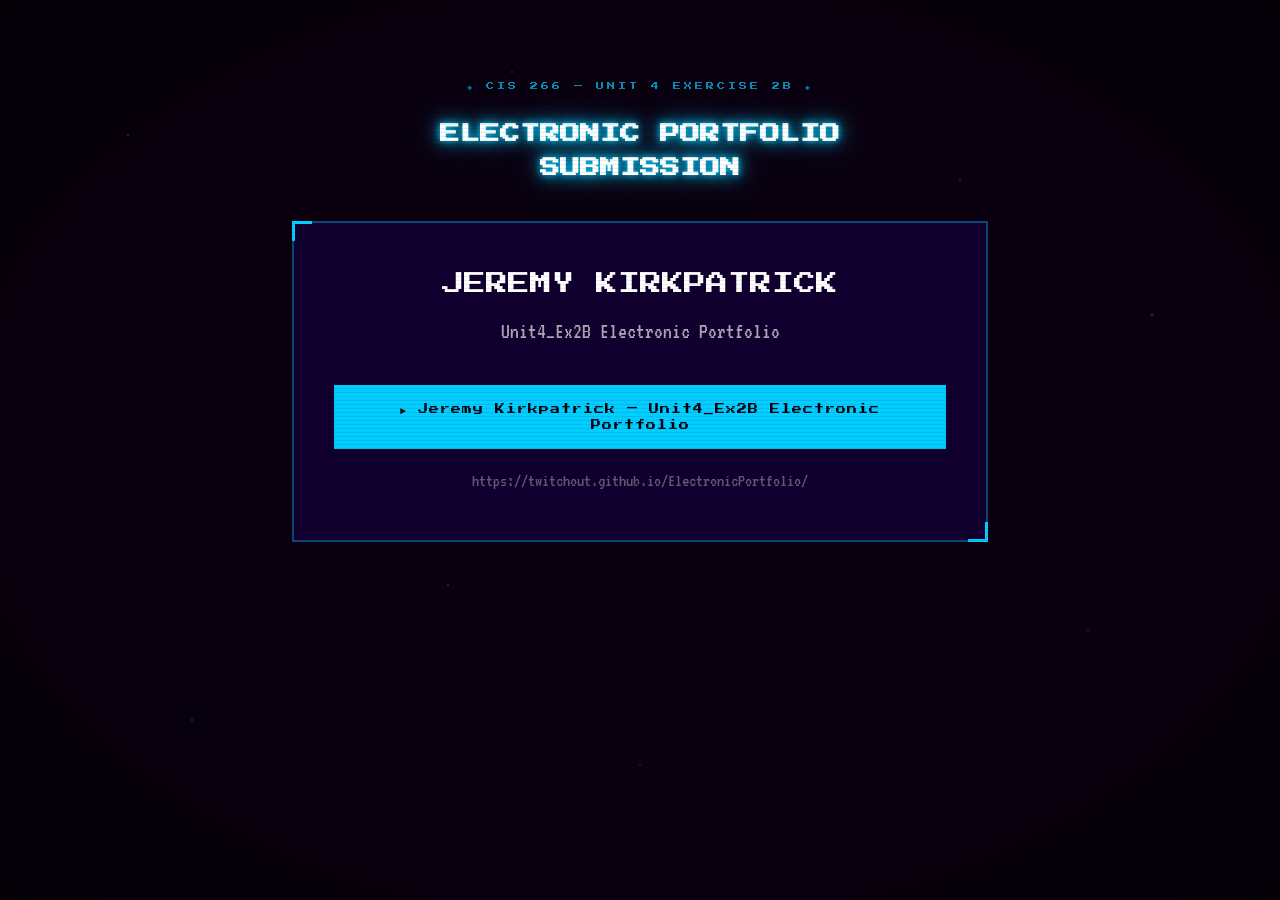
<file: KirJ_Unit4_Ex2B.html>
<!DOCTYPE html>
<html lang="en">
<head>
  <meta charset="UTF-8" />
  <meta name="viewport" content="width=device-width, initial-scale=1.0" />
  <title>KirJ Unit4 Ex2B – Jeremy Kirkpatrick</title>
  <link rel="stylesheet" href="https://twitchout.github.io/ElectronicPortfolio/css/style.css" />
  <link rel="preconnect" href="https://fonts.googleapis.com" />
  <link rel="preconnect" href="https://fonts.gstatic.com" crossorigin />
  <link href="https://fonts.googleapis.com/css2?family=Press+Start+2P&family=VT323&display=swap" rel="stylesheet" />
  <style>
    .submit-wrap {
      max-width: 760px;
      margin: 0 auto;
      padding: 80px 32px 80px;
      position: relative;
      z-index: 1;
      text-align: center;
    }

    .submit-badge {
      font-family: var(--font-pixel);
      font-size: 8px;
      color: var(--cyan);
      letter-spacing: 3px;
      text-transform: uppercase;
      opacity: 0.7;
      margin-bottom: 24px;
    }

    .submit-title {
      font-family: var(--font-pixel);
      font-size: clamp(13px, 2vw, 20px);
      color: var(--white);
      text-shadow: var(--glow-cyan);
      line-height: 1.7;
      margin-bottom: 36px;
    }

    .submit-card {
      background: rgba(21, 0, 58, 0.75);
      border: 2px solid rgba(1,205,254,0.35);
      padding: 44px 40px;
      position: relative;
    }

    .submit-card::before,
    .submit-card::after {
      content: '';
      position: absolute;
      width: 20px; height: 20px;
      border-color: var(--cyan);
      border-style: solid;
    }
    .submit-card::before { top: -2px;    left: -2px;   border-width: 3px 0 0 3px; }
    .submit-card::after  { bottom: -2px; right: -2px;  border-width: 0 3px 3px 0; }

    .submit-name {
      font-family: var(--font-pixel);
      font-size: clamp(14px, 2.2vw, 22px);
      color: var(--white);
      margin-bottom: 12px;
    }

    .submit-sub {
      font-family: var(--font-mono);
      font-size: 22px;
      color: var(--dim);
      margin-bottom: 36px;
    }

    .portfolio-link {
      display: inline-block;
      font-family: var(--font-pixel);
      font-size: 10px;
      padding: 16px 32px;
      color: var(--bg);
      background: var(--cyan);
      border: none;
      text-decoration: none;
      letter-spacing: 1px;
      transition: background var(--trans), box-shadow var(--trans);
    }

    .portfolio-link:hover {
      background: var(--white);
      box-shadow: var(--glow-cyan);
    }

    .portfolio-url {
      font-family: var(--font-mono);
      font-size: 18px;
      color: var(--muted);
      margin-top: 18px;
    }
  </style>
</head>
<body>

  <div class="scanlines" aria-hidden="true"></div>

  <div class="submit-wrap">

    <p class="submit-badge">◈ CIS 266 — UNIT 4 EXERCISE 2B ◈</p>

    <h1 class="submit-title">ELECTRONIC PORTFOLIO<br />SUBMISSION</h1>

    <div class="submit-card">

      <p class="submit-name">JEREMY KIRKPATRICK</p>
      <p class="submit-sub">Unit4_Ex2B Electronic Portfolio</p>

      <a href="https://twitchout.github.io/ElectronicPortfolio/"
         class="portfolio-link"
         target="_blank" rel="noopener">
        ► Jeremy Kirkpatrick — Unit4_Ex2B Electronic Portfolio
      </a>

      <p class="portfolio-url">
        https://twitchout.github.io/ElectronicPortfolio/
      </p>

    </div>

  </div>

  <script src="https://twitchout.github.io/ElectronicPortfolio/js/main.js"></script>
</body>
</html>
</file>
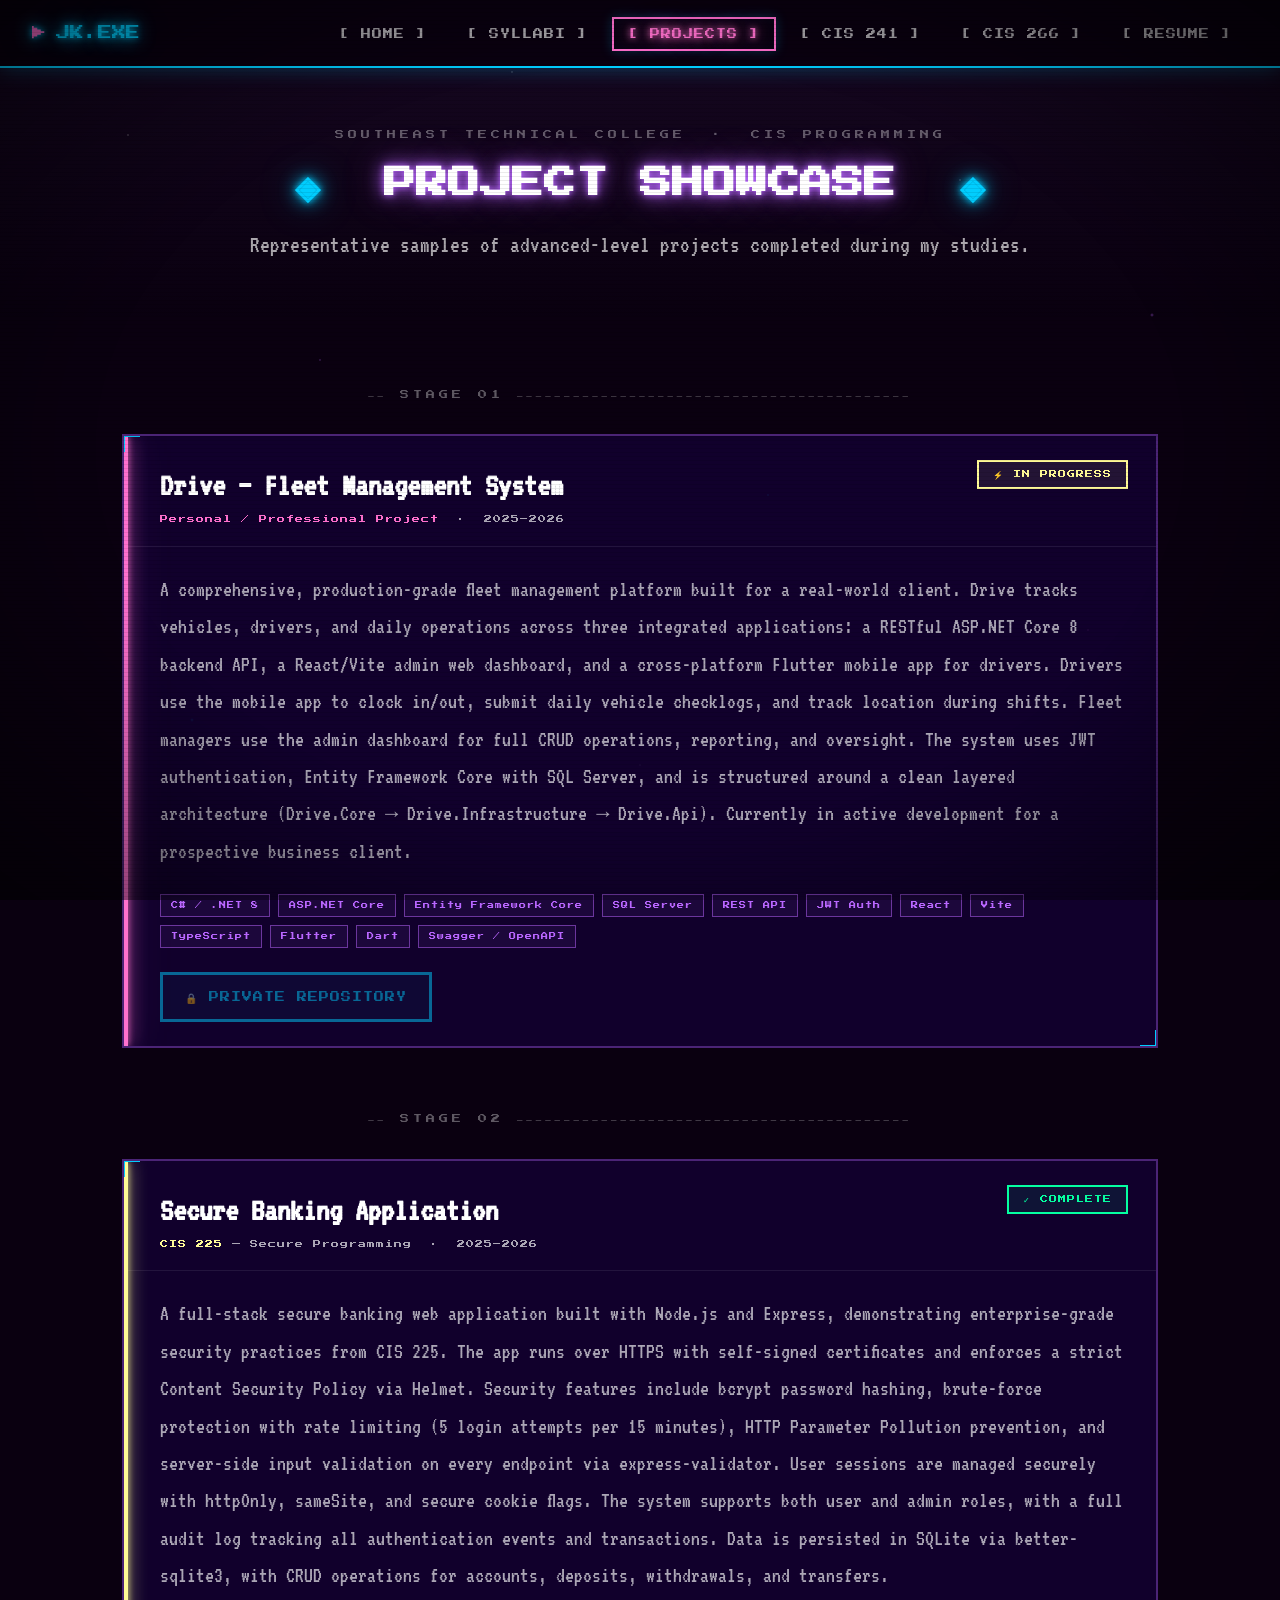
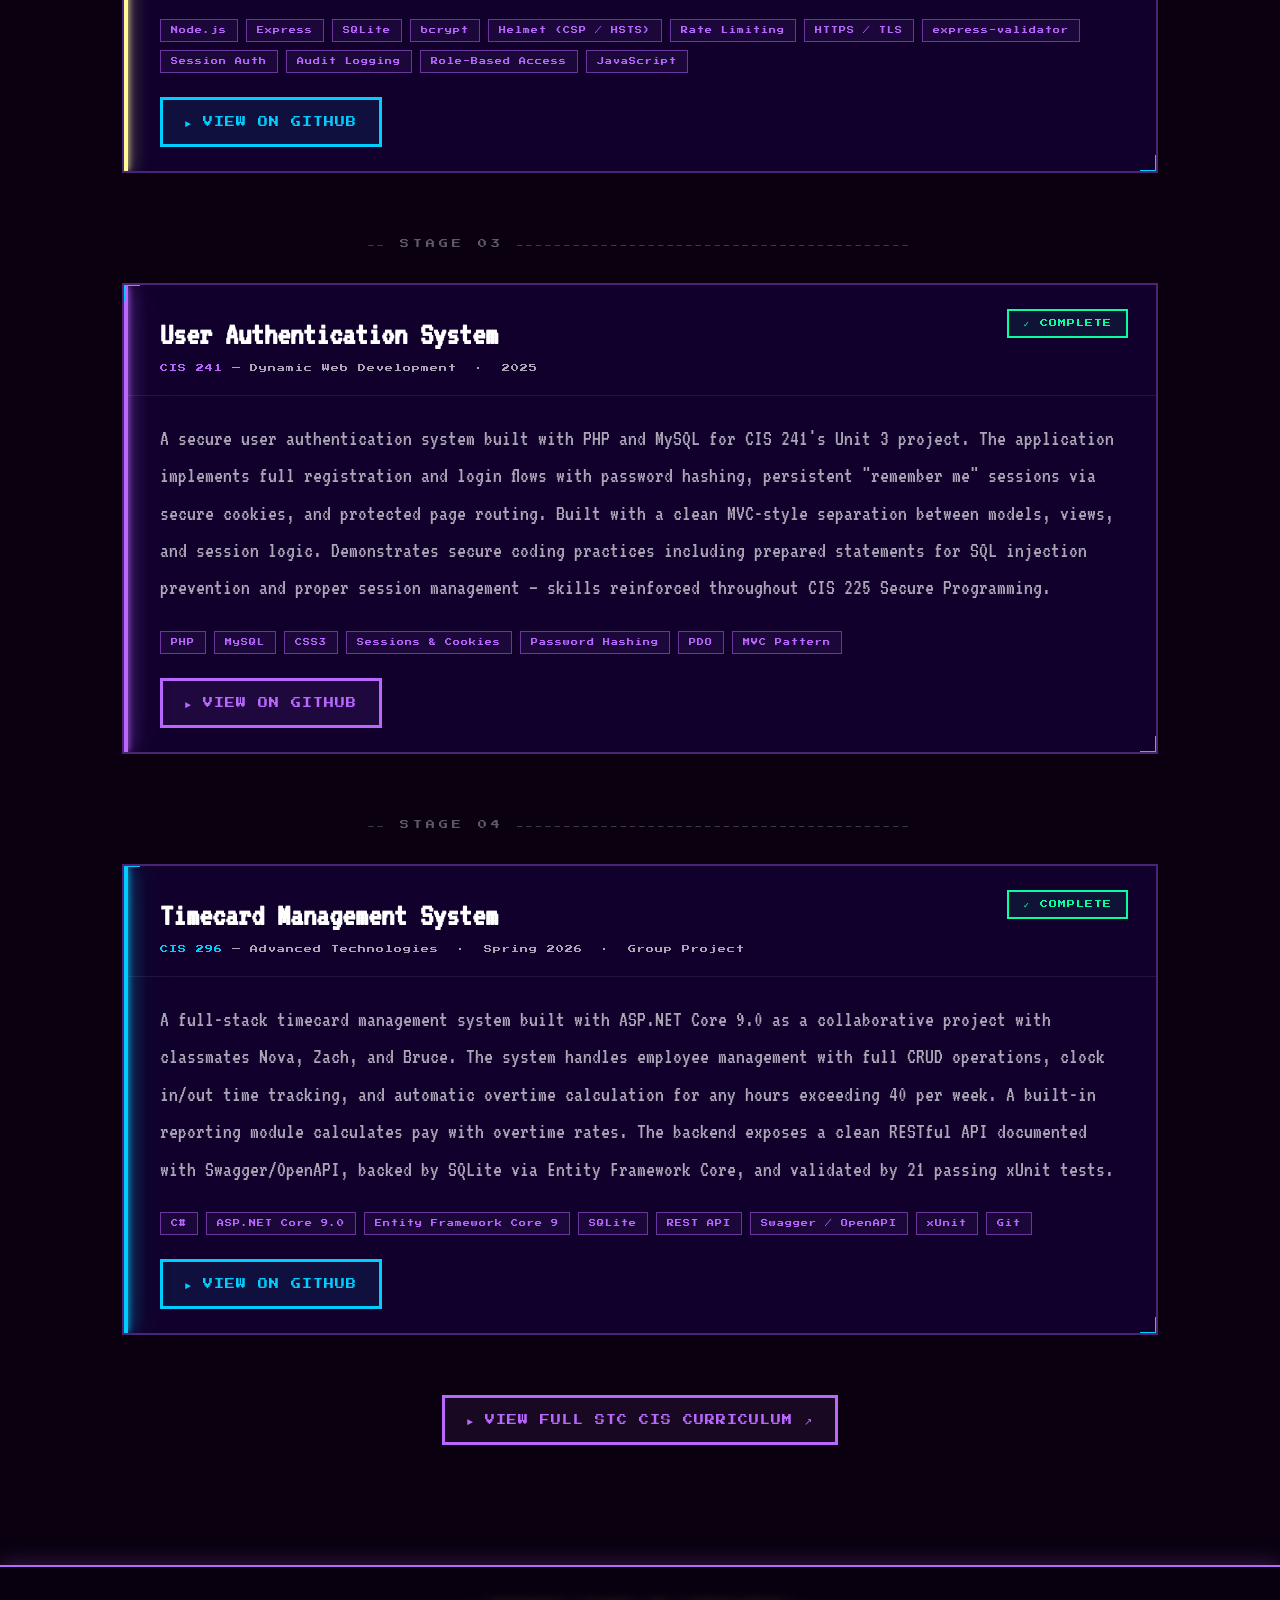
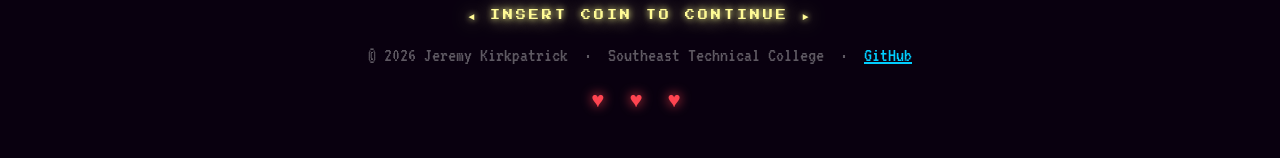
<file: projects.html>
<!DOCTYPE html>
<html lang="en">
<head>
  <meta charset="UTF-8" />
  <meta name="viewport" content="width=device-width, initial-scale=1.0" />
  <meta name="description" content="Jeremy Kirkpatrick – Programming projects showcasing web development, C#, databases, and web services." />
  <title>Projects | Jeremy Kirkpatrick</title>
  <link rel="icon" href="ico/pinklogo.ico" type="image/x-icon" />
  <link rel="stylesheet" href="css/style.css" />
  <link rel="preconnect" href="https://fonts.googleapis.com" />
  <link rel="preconnect" href="https://fonts.gstatic.com" crossorigin />
  <link href="https://fonts.googleapis.com/css2?family=Press+Start+2P&family=VT323&display=swap" rel="stylesheet" />
</head>
<body>

  <div class="scanlines" aria-hidden="true"></div>

  <!-- =========================================================
       NAVIGATION
       ========================================================= -->
  <nav class="navbar" role="navigation" aria-label="Main navigation">
    <div class="nav-brand">
      <span class="nav-cursor" aria-hidden="true">▶</span> JK.EXE
    </div>
    <button class="nav-toggle" id="navToggle" aria-label="Toggle navigation" aria-expanded="false">☰</button>
    <ul class="nav-links" id="navLinks" role="list">
      <li><a href="index.html"    class="nav-link">[ HOME ]</a></li>
      <li><a href="syllabi.html"  class="nav-link">[ SYLLABI ]</a></li>
      <li><a href="projects.html" class="nav-link active">[ PROJECTS ]</a></li>
      <li><a href="cis241.html"   class="nav-link">[ CIS 241 ]</a></li>
      <li><a href="cis266.html"   class="nav-link">[ CIS 266 ]</a></li>
      <li><a href="resume.html"   class="nav-link">[ RESUME ]</a></li>
    </ul>
  </nav>

  <!-- =========================================================
       PAGE HERO
       ========================================================= -->
  <div class="page-hero">
    <p class="page-badge">SOUTHEAST TECHNICAL COLLEGE &nbsp;·&nbsp; CIS PROGRAMMING</p>
    <h1 class="page-title">
      <span class="text-cyan">◈</span>&nbsp; PROJECT SHOWCASE &nbsp;<span class="text-cyan">◈</span>
    </h1>
    <p class="page-subtitle">Representative samples of advanced-level projects completed during my studies.</p>
  </div>

  <!-- =========================================================
       PROJECTS CONTENT
       ========================================================= -->
  <main class="projects-section" aria-label="Project showcase">

    <!-- ══════════════════════════════════════════════════════
         STAGE 01 — DRIVE FLEET MANAGEMENT SYSTEM
         ══════════════════════════════════════════════════════ -->
    <p class="project-group-label">── STAGE 01 ──────────────────────────────────────────</p>

    <article class="project-card" aria-labelledby="proj-drive-title">
      <div class="stripe pink" aria-hidden="true"></div>

      <div class="project-header">
        <div class="project-header-left">
          <h2 id="proj-drive-title">Drive — Fleet Management System</h2>
          <p class="project-course">
            <span style="color: var(--pink);">Personal / Professional Project</span>
            &nbsp;·&nbsp; 2025–2026
          </p>
        </div>
        <span class="project-status progress">⚡ IN PROGRESS</span>
      </div>

      <div class="project-body">
        <p class="project-desc">
          A comprehensive, production-grade fleet management platform built for a real-world
          client. Drive tracks vehicles, drivers, and daily operations across three integrated
          applications: a RESTful ASP.NET Core 8 backend API, a React/Vite admin web dashboard,
          and a cross-platform Flutter mobile app for drivers. Drivers use the mobile app to
          clock in/out, submit daily vehicle checklogs, and track location during shifts.
          Fleet managers use the admin dashboard for full CRUD operations, reporting, and
          oversight. The system uses JWT authentication, Entity Framework Core with SQL Server,
          and is structured around a clean layered architecture
          (Drive.Core → Drive.Infrastructure → Drive.Api).
          Currently in active development for a prospective business client.
        </p>
        <div class="tech-stack" role="list" aria-label="Technologies used">
          <span class="tech-tag" role="listitem">C# / .NET 8</span>
          <span class="tech-tag" role="listitem">ASP.NET Core</span>
          <span class="tech-tag" role="listitem">Entity Framework Core</span>
          <span class="tech-tag" role="listitem">SQL Server</span>
          <span class="tech-tag" role="listitem">REST API</span>
          <span class="tech-tag" role="listitem">JWT Auth</span>
          <span class="tech-tag" role="listitem">React</span>
          <span class="tech-tag" role="listitem">Vite</span>
          <span class="tech-tag" role="listitem">TypeScript</span>
          <span class="tech-tag" role="listitem">Flutter</span>
          <span class="tech-tag" role="listitem">Dart</span>
          <span class="tech-tag" role="listitem">Swagger / OpenAPI</span>
        </div>
        <div class="project-links">
          <span class="btn btn-secondary" style="opacity:0.5;cursor:default;">🔒 PRIVATE REPOSITORY</span>
        </div>
      </div>
    </article>

    <!-- ══════════════════════════════════════════════════════
         STAGE 02 — BANKING APP
         ══════════════════════════════════════════════════════ -->
    <p class="project-group-label">── STAGE 02 ──────────────────────────────────────────</p>

    <article class="project-card" aria-labelledby="proj-bank-title">
      <div class="stripe yellow" aria-hidden="true"></div>

      <div class="project-header">
        <div class="project-header-left">
          <h2 id="proj-bank-title">Secure Banking Application</h2>
          <p class="project-course">
            <span style="color: var(--yellow);">CIS 225</span> — Secure Programming
            &nbsp;·&nbsp; 2025–2026
          </p>
        </div>
        <span class="project-status complete">✓ COMPLETE</span>
      </div>

      <div class="project-body">
        <p class="project-desc">
          A full-stack secure banking web application built with Node.js and Express,
          demonstrating enterprise-grade security practices from CIS 225. The app runs
          over HTTPS with self-signed certificates and enforces a strict Content Security
          Policy via Helmet. Security features include bcrypt password hashing, brute-force
          protection with rate limiting (5 login attempts per 15 minutes), HTTP Parameter
          Pollution prevention, and server-side input validation on every endpoint via
          express-validator. User sessions are managed securely with httpOnly, sameSite,
          and secure cookie flags. The system supports both user and admin roles, with a
          full audit log tracking all authentication events and transactions. Data is
          persisted in SQLite via better-sqlite3, with CRUD operations for accounts,
          deposits, withdrawals, and transfers.
        </p>
        <div class="tech-stack" role="list" aria-label="Technologies used">
          <span class="tech-tag" role="listitem">Node.js</span>
          <span class="tech-tag" role="listitem">Express</span>
          <span class="tech-tag" role="listitem">SQLite</span>
          <span class="tech-tag" role="listitem">bcrypt</span>
          <span class="tech-tag" role="listitem">Helmet (CSP / HSTS)</span>
          <span class="tech-tag" role="listitem">Rate Limiting</span>
          <span class="tech-tag" role="listitem">HTTPS / TLS</span>
          <span class="tech-tag" role="listitem">express-validator</span>
          <span class="tech-tag" role="listitem">Session Auth</span>
          <span class="tech-tag" role="listitem">Audit Logging</span>
          <span class="tech-tag" role="listitem">Role-Based Access</span>
          <span class="tech-tag" role="listitem">JavaScript</span>
        </div>
        <div class="project-links">
          <a href="https://github.com/twitchout/secure-banking-app" class="btn btn-secondary"
             target="_blank" rel="noopener">► VIEW ON GITHUB</a>
        </div>
      </div>
    </article>

    <!-- ══════════════════════════════════════════════════════
         STAGE 03 — USER AUTH SYSTEM
         ══════════════════════════════════════════════════════ -->
    <p class="project-group-label">── STAGE 03 ──────────────────────────────────────────</p>

    <article class="project-card" aria-labelledby="proj-auth-title">
      <div class="stripe purple" aria-hidden="true"></div>

      <div class="project-header">
        <div class="project-header-left">
          <h2 id="proj-auth-title">User Authentication System</h2>
          <p class="project-course">
            <span style="color: var(--purple);">CIS 241</span> — Dynamic Web Development
            &nbsp;·&nbsp; 2025
          </p>
        </div>
        <span class="project-status complete">✓ COMPLETE</span>
      </div>

      <div class="project-body">
        <p class="project-desc">
          A secure user authentication system built with PHP and MySQL for CIS 241's
          Unit 3 project. The application implements full registration and login flows
          with password hashing, persistent "remember me" sessions via secure cookies,
          and protected page routing. Built with a clean MVC-style separation between
          models, views, and session logic. Demonstrates secure coding practices
          including prepared statements for SQL injection prevention and proper session
          management — skills reinforced throughout CIS 225 Secure Programming.
        </p>
        <div class="tech-stack" role="list" aria-label="Technologies used">
          <span class="tech-tag" role="listitem">PHP</span>
          <span class="tech-tag" role="listitem">MySQL</span>
          <span class="tech-tag" role="listitem">CSS3</span>
          <span class="tech-tag" role="listitem">Sessions &amp; Cookies</span>
          <span class="tech-tag" role="listitem">Password Hashing</span>
          <span class="tech-tag" role="listitem">PDO</span>
          <span class="tech-tag" role="listitem">MVC Pattern</span>
        </div>
        <div class="project-links">
          <a href="https://github.com/twitchout/userauthsystem" class="btn btn-outline"
             target="_blank" rel="noopener">► VIEW ON GITHUB</a>
        </div>
      </div>
    </article>

    <!-- ══════════════════════════════════════════════════════
         STAGE 04 — TIMECARD MANAGEMENT SYSTEM
         ══════════════════════════════════════════════════════ -->
    <p class="project-group-label">── STAGE 04 ──────────────────────────────────────────</p>

    <article class="project-card" aria-labelledby="proj-timecard-title">
      <div class="stripe cyan" aria-hidden="true"></div>

      <div class="project-header">
        <div class="project-header-left">
          <h2 id="proj-timecard-title">Timecard Management System</h2>
          <p class="project-course">
            <span style="color: var(--cyan);">CIS 296</span> — Advanced Technologies
            &nbsp;·&nbsp; Spring 2026
            &nbsp;·&nbsp; Group Project
          </p>
        </div>
        <span class="project-status complete">✓ COMPLETE</span>
      </div>

      <div class="project-body">
        <p class="project-desc">
          A full-stack timecard management system built with ASP.NET Core 9.0 as a collaborative
          project with classmates Nova, Zach, and Bruce. The system handles employee management
          with full CRUD operations, clock in/out time tracking, and automatic overtime
          calculation for any hours exceeding 40 per week. A built-in reporting module
          calculates pay with overtime rates. The backend exposes a clean RESTful API documented
          with Swagger/OpenAPI, backed by SQLite via Entity Framework Core, and validated by
          21 passing xUnit tests.
        </p>
        <div class="tech-stack" role="list" aria-label="Technologies used">
          <span class="tech-tag" role="listitem">C#</span>
          <span class="tech-tag" role="listitem">ASP.NET Core 9.0</span>
          <span class="tech-tag" role="listitem">Entity Framework Core 9</span>
          <span class="tech-tag" role="listitem">SQLite</span>
          <span class="tech-tag" role="listitem">REST API</span>
          <span class="tech-tag" role="listitem">Swagger / OpenAPI</span>
          <span class="tech-tag" role="listitem">xUnit</span>
          <span class="tech-tag" role="listitem">Git</span>
        </div>
        <div class="project-links">
          <a href="https://github.com/twitchout/Timecard" class="btn btn-secondary"
             target="_blank" rel="noopener">► VIEW ON GITHUB</a>
        </div>
      </div>
    </article>

    <!-- Curriculum link -->
    <div style="text-align: center; padding: 20px 0 40px;">
      <a href="http://catalog.southeasttech.edu/preview_program.php?catoid=17&poid=2004&hl=%22programming%22"
         class="btn btn-outline" target="_blank" rel="noopener noreferrer">
        ► VIEW FULL STC CIS CURRICULUM ↗
      </a>
    </div>

  </main>

  <!-- =========================================================
       FOOTER
       ========================================================= -->
  <footer class="footer" role="contentinfo">
    <div>
      <p class="footer-insert" aria-hidden="true">◄ INSERT COIN TO CONTINUE ►</p>
      <p class="footer-copy">
        © 2026 Jeremy Kirkpatrick &nbsp;·&nbsp; Southeast Technical College &nbsp;·&nbsp;
        <a href="https://github.com/twitchout" target="_blank" rel="noopener">GitHub</a>
      </p>
      <p class="footer-lives" aria-hidden="true">♥ ♥ ♥</p>
    </div>
  </footer>

  <script src="js/main.js"></script>
</body>
</html>
</file>
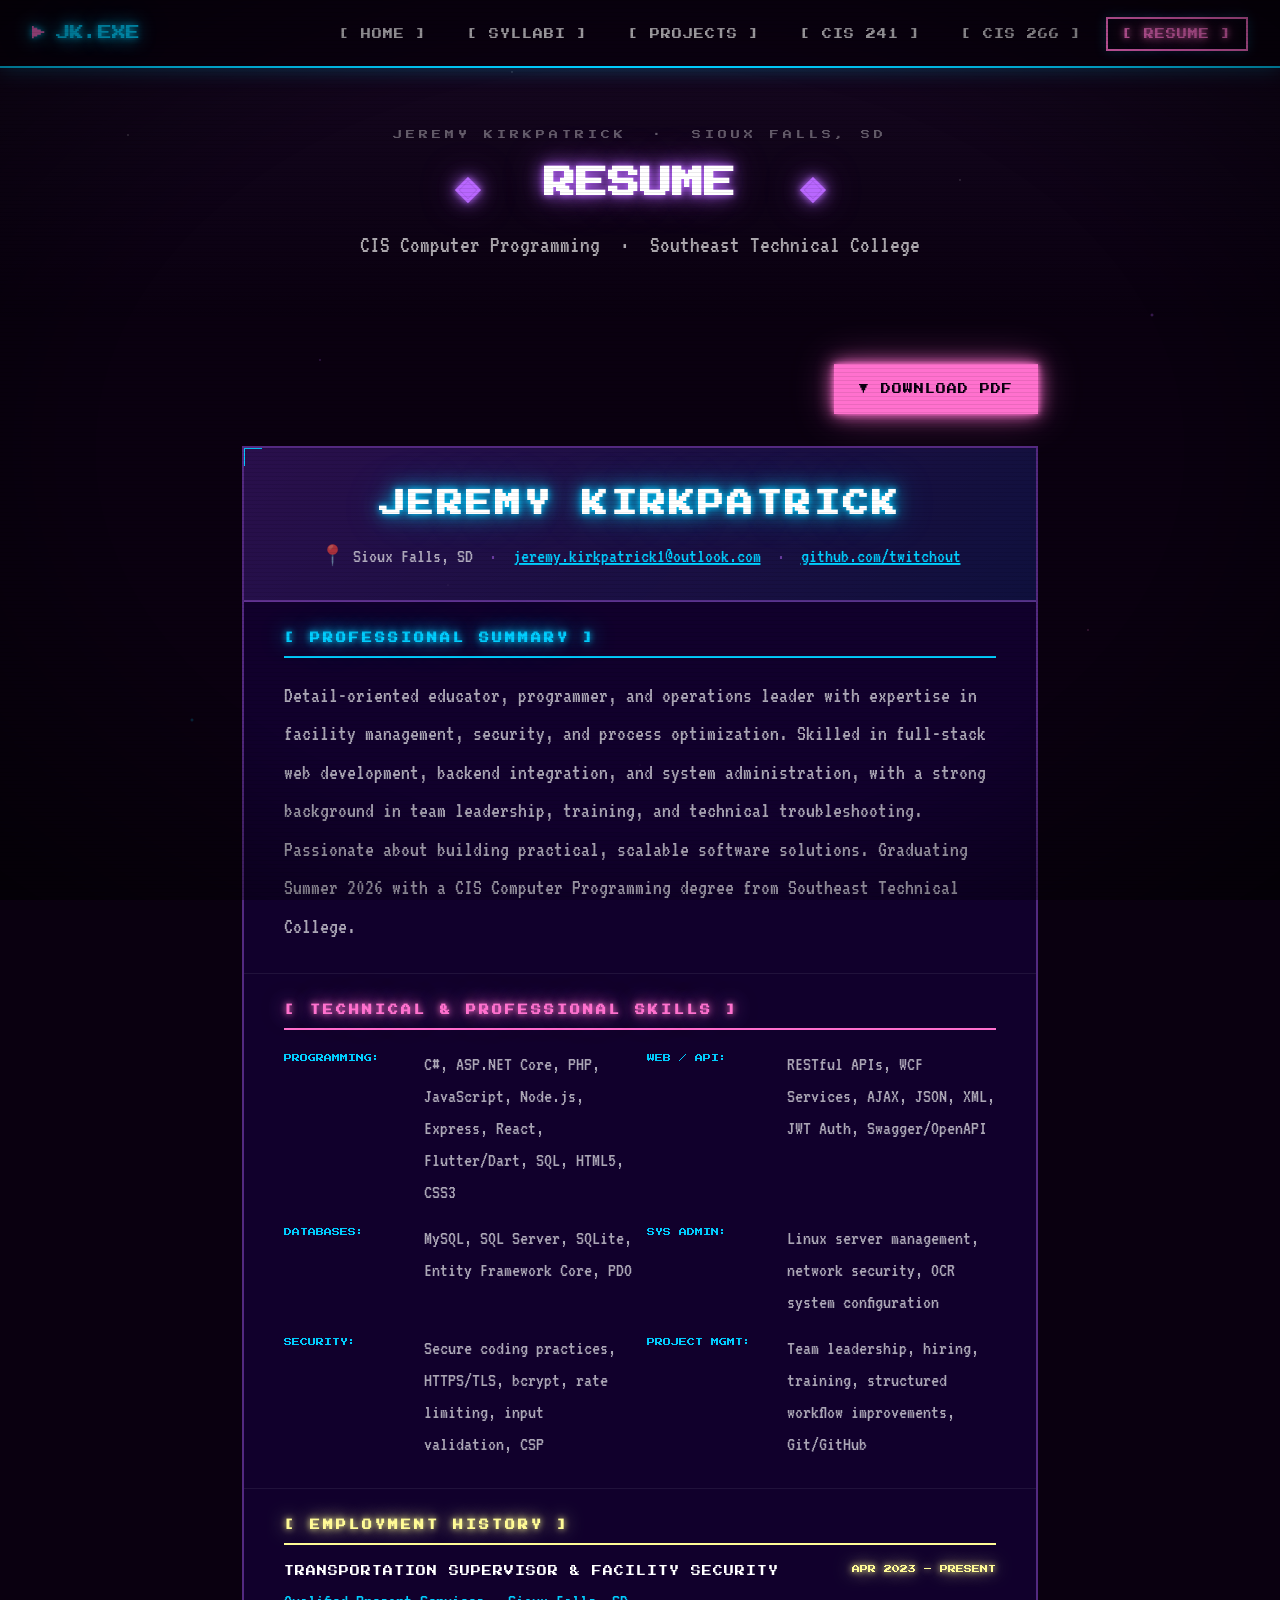
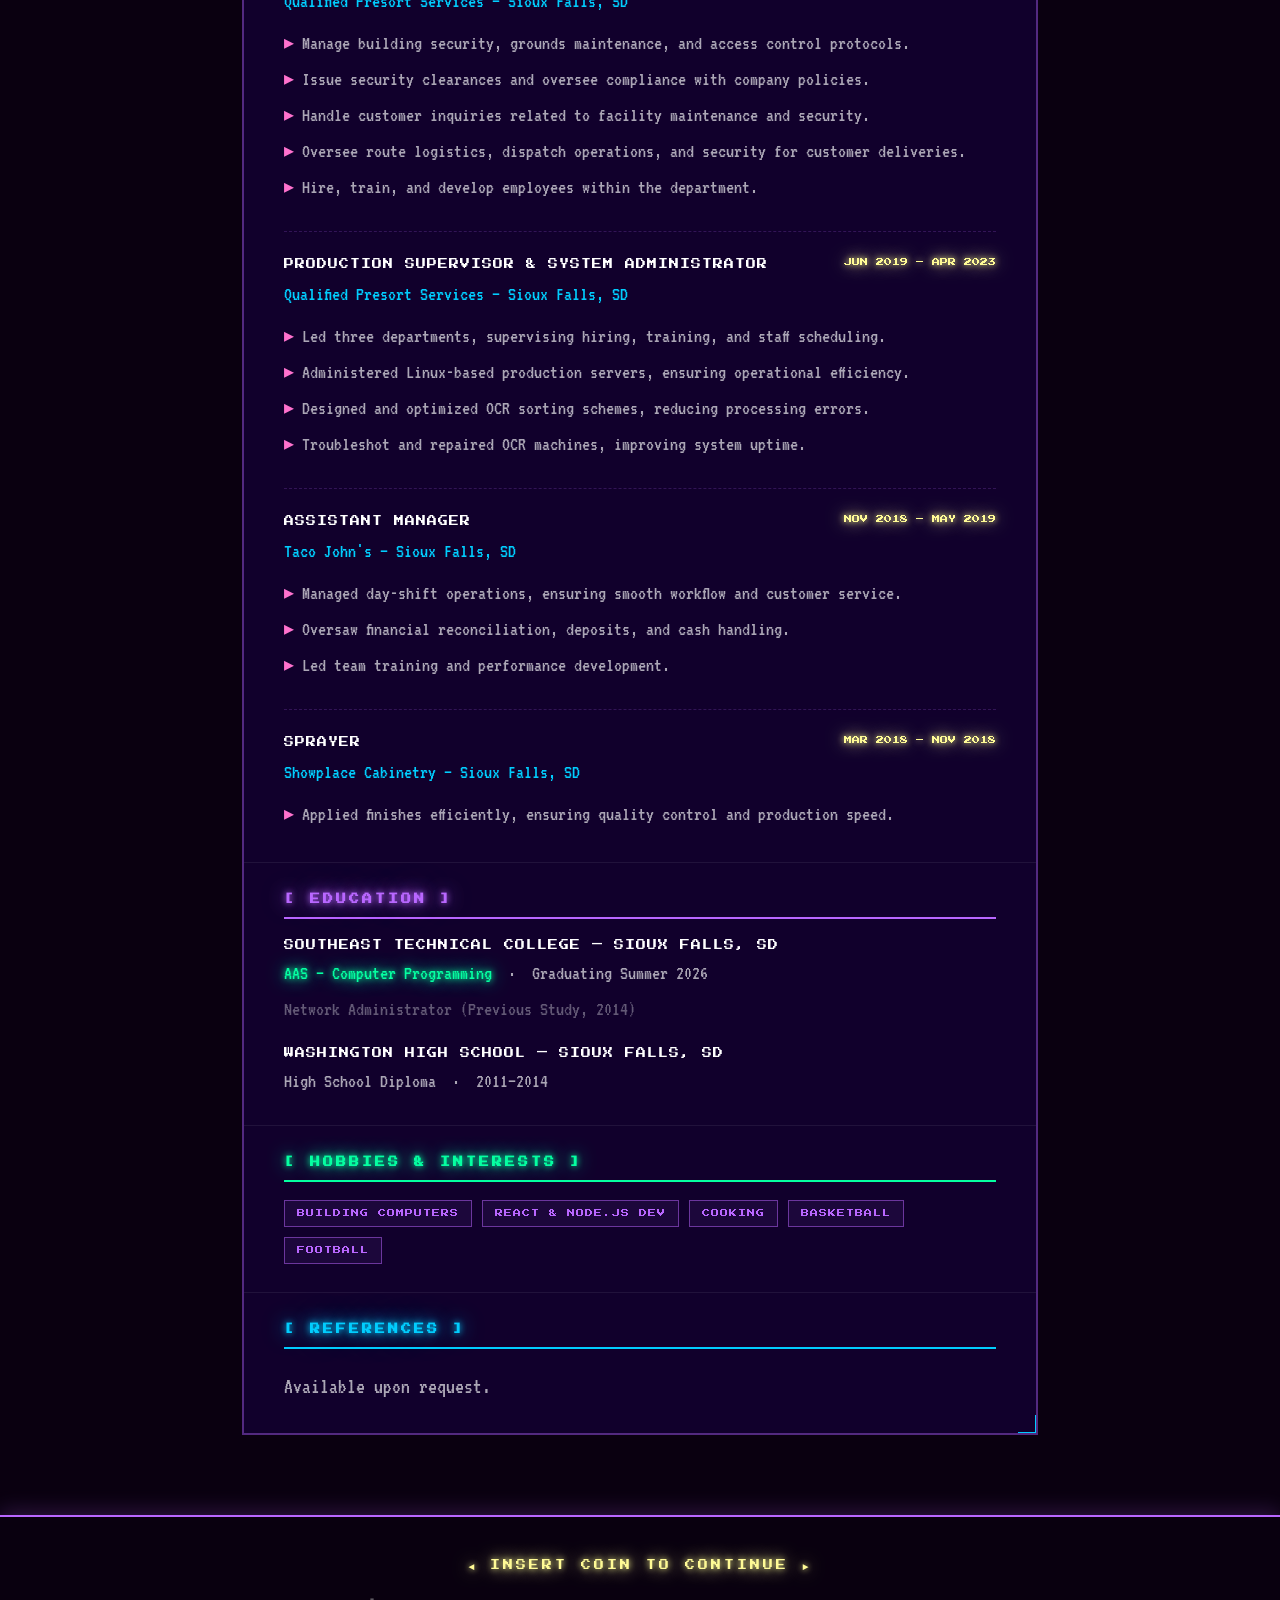
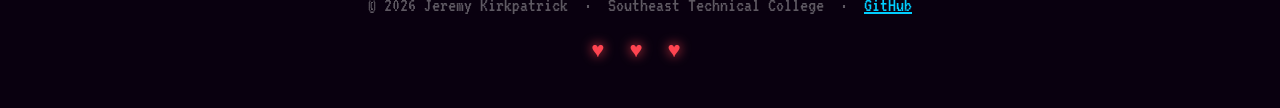
<file: resume.html>
<!DOCTYPE html>
<html lang="en">
<head>
  <meta charset="UTF-8" />
  <meta name="viewport" content="width=device-width, initial-scale=1.0" />
  <meta name="description" content="Jeremy Kirkpatrick – Resume. CIS Computer Programming, Southeast Technical College." />
  <title>Resume | Jeremy Kirkpatrick</title>
  <link rel="icon" href="ico/pinklogo.ico" type="image/x-icon" />
  <link rel="stylesheet" href="css/style.css" />
  <link rel="preconnect" href="https://fonts.googleapis.com" />
  <link rel="preconnect" href="https://fonts.gstatic.com" crossorigin />
  <link href="https://fonts.googleapis.com/css2?family=Press+Start+2P&family=VT323&display=swap" rel="stylesheet" />
  <style>
    /* ── Resume-specific styles ───────────────────────── */
    .resume-wrap {
      max-width: 860px;
      margin: 0 auto;
      padding: 40px 32px 80px;
      position: relative;
      z-index: 1;
    }

    /* Download bar */
    .resume-actions {
      display: flex;
      justify-content: flex-end;
      margin-bottom: 32px;
    }

    /* Resume card shell */
    .resume-card {
      background: rgba(21, 0, 58, 0.7);
      border: 2px solid rgba(185,103,255,0.4);
      position: relative;
      overflow: hidden;
    }
    .resume-card::before,
    .resume-card::after {
      content: '';
      position: absolute;
      width: 20px; height: 20px;
      border-color: var(--cyan);
      border-style: solid;
      z-index: 2;
    }
    .resume-card::before { top: -2px;    left: -2px;   border-width: 3px 0 0 3px; }
    .resume-card::after  { bottom: -2px; right: -2px;  border-width: 0 3px 3px 0; }

    /* Header block */
    .r-header {
      background: linear-gradient(135deg, rgba(185,103,255,0.15) 0%, rgba(1,205,254,0.08) 100%);
      border-bottom: 2px solid rgba(185,103,255,0.4);
      padding: 36px 40px 28px;
      text-align: center;
    }

    .r-name {
      font-family: var(--font-pixel);
      font-size: clamp(16px, 2.5vw, 26px);
      color: var(--white);
      text-shadow: var(--glow-cyan);
      letter-spacing: 3px;
      margin-bottom: 14px;
    }

    .r-contact {
      display: flex;
      flex-wrap: wrap;
      justify-content: center;
      gap: 16px;
      font-family: var(--font-mono);
      font-size: 20px;
      color: var(--dim);
    }

    .r-contact span { white-space: nowrap; }
    .r-contact a { color: var(--cyan); text-decoration: underline; }
    .r-contact a:hover { text-shadow: var(--glow-cyan); }

    .r-sep { color: rgba(185,103,255,0.5); }

    /* Section */
    .r-section { padding: 28px 40px; border-bottom: 1px solid rgba(255,255,255,0.07); }
    .r-section:last-child { border-bottom: none; }

    .r-section-title {
      font-family: var(--font-pixel);
      font-size: 10px;
      letter-spacing: 3px;
      margin-bottom: 18px;
      padding-bottom: 10px;
      border-bottom: 2px solid;
    }
    .r-section-title.pink   { color: var(--pink);   border-color: var(--pink);   text-shadow: var(--glow-pink); }
    .r-section-title.cyan   { color: var(--cyan);   border-color: var(--cyan);   text-shadow: var(--glow-cyan); }
    .r-section-title.purple { color: var(--purple); border-color: var(--purple); text-shadow: var(--glow-purple); }
    .r-section-title.yellow { color: var(--yellow); border-color: var(--yellow); text-shadow: var(--glow-yellow); }
    .r-section-title.green  { color: var(--green);  border-color: var(--green);  text-shadow: var(--glow-green); }

    /* Summary */
    .r-summary {
      font-size: 22px;
      color: var(--dim);
      line-height: 1.75;
    }

    /* Skills grid */
    .r-skills-grid {
      display: grid;
      grid-template-columns: 1fr 1fr;
      gap: 14px;
    }

    .r-skill-row {
      display: flex;
      gap: 10px;
      align-items: flex-start;
    }

    .r-skill-label {
      font-family: var(--font-pixel);
      font-size: 8px;
      color: var(--cyan);
      white-space: nowrap;
      min-width: 130px;
      padding-top: 4px;
    }

    .r-skill-value {
      font-size: 20px;
      color: var(--dim);
      line-height: 1.6;
    }

    /* Jobs */
    .r-job { margin-bottom: 28px; }
    .r-job:last-child { margin-bottom: 0; }

    .r-job-header {
      display: flex;
      justify-content: space-between;
      align-items: flex-start;
      flex-wrap: wrap;
      gap: 8px;
      margin-bottom: 6px;
    }

    .r-job-title {
      font-family: var(--font-pixel);
      font-size: 10px;
      color: var(--white);
      letter-spacing: 1px;
    }

    .r-job-dates {
      font-family: var(--font-pixel);
      font-size: 8px;
      color: var(--yellow);
      text-shadow: var(--glow-yellow);
      white-space: nowrap;
    }

    .r-job-company {
      font-family: var(--font-mono);
      font-size: 20px;
      color: var(--cyan);
      margin-bottom: 10px;
    }

    .r-job-bullets {
      padding-left: 0;
      list-style: none;
    }

    .r-job-bullets li {
      font-size: 20px;
      color: var(--dim);
      line-height: 1.6;
      padding-left: 18px;
      position: relative;
      margin-bottom: 4px;
    }

    .r-job-bullets li::before {
      content: '▸';
      position: absolute;
      left: 0;
      color: var(--pink);
    }

    /* Education rows */
    .r-edu-item { margin-bottom: 20px; }
    .r-edu-item:last-child { margin-bottom: 0; }

    .r-edu-school {
      font-family: var(--font-pixel);
      font-size: 10px;
      color: var(--white);
      letter-spacing: 1px;
      margin-bottom: 4px;
    }

    .r-edu-detail {
      font-size: 20px;
      color: var(--dim);
    }

    /* Tags row for hobbies */
    .r-tags {
      display: flex;
      flex-wrap: wrap;
      gap: 10px;
    }

    .r-tag {
      font-family: var(--font-pixel);
      font-size: 8px;
      color: var(--purple);
      border: 1px solid rgba(185,103,255,0.5);
      padding: 6px 12px;
      background: rgba(185,103,255,0.07);
      letter-spacing: 1px;
    }

    /* Job divider */
    .r-job-divider {
      border: none;
      border-top: 1px dashed rgba(185,103,255,0.2);
      margin: 24px 0;
    }

    /* Responsive */
    @media (max-width: 640px) {
      .r-header, .r-section { padding: 24px 20px; }
      .r-skills-grid { grid-template-columns: 1fr; }
      .resume-wrap { padding: 32px 16px 60px; }
      .r-job-header { flex-direction: column; }
    }
  </style>
</head>
<body>

  <div class="scanlines" aria-hidden="true"></div>

  <!-- =========================================================
       NAVIGATION
       ========================================================= -->
  <nav class="navbar" role="navigation" aria-label="Main navigation">
    <div class="nav-brand">
      <span class="nav-cursor" aria-hidden="true">▶</span> JK.EXE
    </div>
    <button class="nav-toggle" id="navToggle" aria-label="Toggle navigation" aria-expanded="false">☰</button>
    <ul class="nav-links" id="navLinks" role="list">
      <li><a href="index.html"    class="nav-link">[ HOME ]</a></li>
      <li><a href="syllabi.html"  class="nav-link">[ SYLLABI ]</a></li>
      <li><a href="projects.html" class="nav-link">[ PROJECTS ]</a></li>
      <li><a href="cis241.html"   class="nav-link">[ CIS 241 ]</a></li>
      <li><a href="cis266.html"   class="nav-link">[ CIS 266 ]</a></li>
      <li><a href="resume.html"   class="nav-link active">[ RESUME ]</a></li>
    </ul>
  </nav>

  <!-- =========================================================
       PAGE HERO
       ========================================================= -->
  <div class="page-hero">
    <p class="page-badge">JEREMY KIRKPATRICK &nbsp;·&nbsp; SIOUX FALLS, SD</p>
    <h1 class="page-title">
      <span class="text-purple">◈</span>&nbsp; RESUME &nbsp;<span class="text-purple">◈</span>
    </h1>
    <p class="page-subtitle">CIS Computer Programming &nbsp;·&nbsp; Southeast Technical College</p>
  </div>

  <!-- =========================================================
       RESUME CONTENT
       ========================================================= -->
  <div class="resume-wrap">

    <!-- Download action -->
    <div class="resume-actions">
      <a href="JeremyKirkpatrickResume.pdf" class="btn btn-primary" download>
        ▼ DOWNLOAD PDF
      </a>
    </div>

    <div class="resume-card" role="main" aria-label="Resume">

      <!-- ── NAME / CONTACT ──────────────────────────── -->
      <div class="r-header">
        <h2 class="r-name">JEREMY KIRKPATRICK</h2>
        <div class="r-contact">
          <span>📍 Sioux Falls, SD</span>
          <span class="r-sep">·</span>
          <span><a href="mailto:jeremy.kirkpatrick1@outlook.com">jeremy.kirkpatrick1@outlook.com</a></span>
          <span class="r-sep">·</span>
          <span><a href="https://github.com/twitchout" target="_blank" rel="noopener">github.com/twitchout</a></span>
        </div>
      </div>

      <!-- ── PROFESSIONAL SUMMARY ────────────────────── -->
      <div class="r-section">
        <h3 class="r-section-title cyan">[ PROFESSIONAL SUMMARY ]</h3>
        <p class="r-summary">
          Detail-oriented educator, programmer, and operations leader with expertise in
          facility management, security, and process optimization. Skilled in full-stack
          web development, backend integration, and system administration, with a strong
          background in team leadership, training, and technical troubleshooting.
          Passionate about building practical, scalable software solutions.
          Graduating Summer 2026 with a CIS Computer Programming degree from Southeast
          Technical College.
        </p>
      </div>

      <!-- ── TECHNICAL SKILLS ────────────────────────── -->
      <div class="r-section">
        <h3 class="r-section-title pink">[ TECHNICAL &amp; PROFESSIONAL SKILLS ]</h3>
        <div class="r-skills-grid">
          <div class="r-skill-row">
            <span class="r-skill-label">PROGRAMMING:</span>
            <span class="r-skill-value">C#, ASP.NET Core, PHP, JavaScript, Node.js, Express, React, Flutter/Dart, SQL, HTML5, CSS3</span>
          </div>
          <div class="r-skill-row">
            <span class="r-skill-label">WEB / API:</span>
            <span class="r-skill-value">RESTful APIs, WCF Services, AJAX, JSON, XML, JWT Auth, Swagger/OpenAPI</span>
          </div>
          <div class="r-skill-row">
            <span class="r-skill-label">DATABASES:</span>
            <span class="r-skill-value">MySQL, SQL Server, SQLite, Entity Framework Core, PDO</span>
          </div>
          <div class="r-skill-row">
            <span class="r-skill-label">SYS ADMIN:</span>
            <span class="r-skill-value">Linux server management, network security, OCR system configuration</span>
          </div>
          <div class="r-skill-row">
            <span class="r-skill-label">SECURITY:</span>
            <span class="r-skill-value">Secure coding practices, HTTPS/TLS, bcrypt, rate limiting, input validation, CSP</span>
          </div>
          <div class="r-skill-row">
            <span class="r-skill-label">PROJECT MGMT:</span>
            <span class="r-skill-value">Team leadership, hiring, training, structured workflow improvements, Git/GitHub</span>
          </div>
        </div>
      </div>

      <!-- ── EMPLOYMENT HISTORY ──────────────────────── -->
      <div class="r-section">
        <h3 class="r-section-title yellow">[ EMPLOYMENT HISTORY ]</h3>

        <!-- Job 1 -->
        <div class="r-job">
          <div class="r-job-header">
            <span class="r-job-title">TRANSPORTATION SUPERVISOR &amp; FACILITY SECURITY</span>
            <span class="r-job-dates">APR 2023 – PRESENT</span>
          </div>
          <p class="r-job-company">Qualified Presort Services — Sioux Falls, SD</p>
          <ul class="r-job-bullets">
            <li>Manage building security, grounds maintenance, and access control protocols.</li>
            <li>Issue security clearances and oversee compliance with company policies.</li>
            <li>Handle customer inquiries related to facility maintenance and security.</li>
            <li>Oversee route logistics, dispatch operations, and security for customer deliveries.</li>
            <li>Hire, train, and develop employees within the department.</li>
          </ul>
        </div>

        <hr class="r-job-divider" />

        <!-- Job 2 -->
        <div class="r-job">
          <div class="r-job-header">
            <span class="r-job-title">PRODUCTION SUPERVISOR &amp; SYSTEM ADMINISTRATOR</span>
            <span class="r-job-dates">JUN 2019 – APR 2023</span>
          </div>
          <p class="r-job-company">Qualified Presort Services — Sioux Falls, SD</p>
          <ul class="r-job-bullets">
            <li>Led three departments, supervising hiring, training, and staff scheduling.</li>
            <li>Administered Linux-based production servers, ensuring operational efficiency.</li>
            <li>Designed and optimized OCR sorting schemes, reducing processing errors.</li>
            <li>Troubleshot and repaired OCR machines, improving system uptime.</li>
          </ul>
        </div>

        <hr class="r-job-divider" />

        <!-- Job 3 -->
        <div class="r-job">
          <div class="r-job-header">
            <span class="r-job-title">ASSISTANT MANAGER</span>
            <span class="r-job-dates">NOV 2018 – MAY 2019</span>
          </div>
          <p class="r-job-company">Taco John's — Sioux Falls, SD</p>
          <ul class="r-job-bullets">
            <li>Managed day-shift operations, ensuring smooth workflow and customer service.</li>
            <li>Oversaw financial reconciliation, deposits, and cash handling.</li>
            <li>Led team training and performance development.</li>
          </ul>
        </div>

        <hr class="r-job-divider" />

        <!-- Job 4 -->
        <div class="r-job">
          <div class="r-job-header">
            <span class="r-job-title">SPRAYER</span>
            <span class="r-job-dates">MAR 2018 – NOV 2018</span>
          </div>
          <p class="r-job-company">Showplace Cabinetry — Sioux Falls, SD</p>
          <ul class="r-job-bullets">
            <li>Applied finishes efficiently, ensuring quality control and production speed.</li>
          </ul>
        </div>

      </div><!-- /.r-section employment -->

      <!-- ── EDUCATION ────────────────────────────────── -->
      <div class="r-section">
        <h3 class="r-section-title purple">[ EDUCATION ]</h3>

        <div class="r-edu-item">
          <p class="r-edu-school">SOUTHEAST TECHNICAL COLLEGE — SIOUX FALLS, SD</p>
          <p class="r-edu-detail">
            <span style="color: var(--green); text-shadow: var(--glow-green);">AAS — Computer Programming</span>
            &nbsp;·&nbsp; Graduating Summer 2026
          </p>
          <p class="r-edu-detail" style="margin-top: 4px; color: var(--muted);">
            Network Administrator (Previous Study, 2014)
          </p>
        </div>

        <div class="r-edu-item">
          <p class="r-edu-school">WASHINGTON HIGH SCHOOL — SIOUX FALLS, SD</p>
          <p class="r-edu-detail">High School Diploma &nbsp;·&nbsp; 2011–2014</p>
        </div>
      </div>

      <!-- ── HOBBIES ────────────────────────────────────── -->
      <div class="r-section">
        <h3 class="r-section-title green">[ HOBBIES &amp; INTERESTS ]</h3>
        <div class="r-tags" role="list">
          <span class="r-tag" role="listitem">BUILDING COMPUTERS</span>
          <span class="r-tag" role="listitem">REACT &amp; NODE.JS DEV</span>
          <span class="r-tag" role="listitem">COOKING</span>
          <span class="r-tag" role="listitem">BASKETBALL</span>
          <span class="r-tag" role="listitem">FOOTBALL</span>
        </div>
      </div>

      <!-- ── REFERENCES ─────────────────────────────────── -->
      <div class="r-section">
        <h3 class="r-section-title cyan">[ REFERENCES ]</h3>
        <p class="r-summary">Available upon request.</p>
      </div>

    </div><!-- /.resume-card -->
  </div>

  <!-- =========================================================
       FOOTER
       ========================================================= -->
  <footer class="footer" role="contentinfo">
    <div>
      <p class="footer-insert" aria-hidden="true">◄ INSERT COIN TO CONTINUE ►</p>
      <p class="footer-copy">
        © 2026 Jeremy Kirkpatrick &nbsp;·&nbsp; Southeast Technical College &nbsp;·&nbsp;
        <a href="https://github.com/twitchout" target="_blank" rel="noopener">GitHub</a>
      </p>
      <p class="footer-lives" aria-hidden="true">♥ ♥ ♥</p>
    </div>
  </footer>

  <script src="js/main.js"></script>
</body>
</html>
</file>
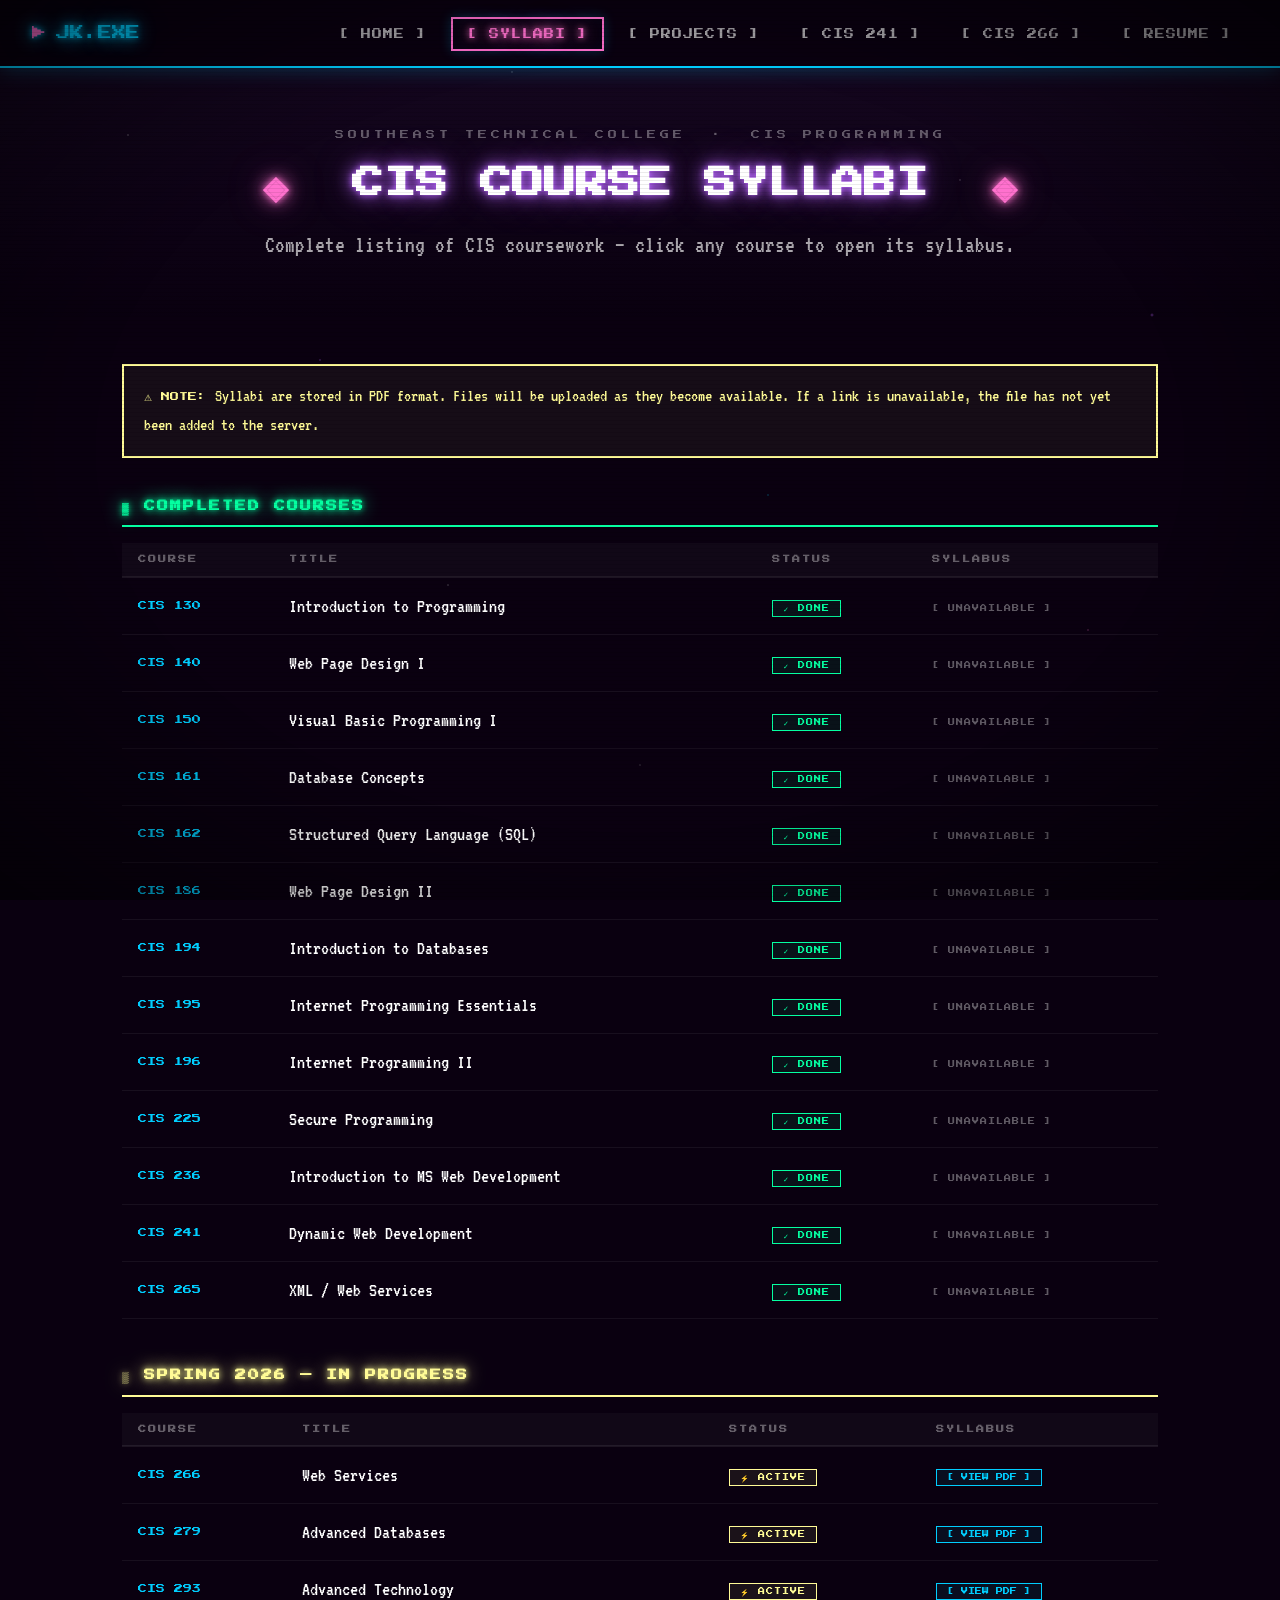
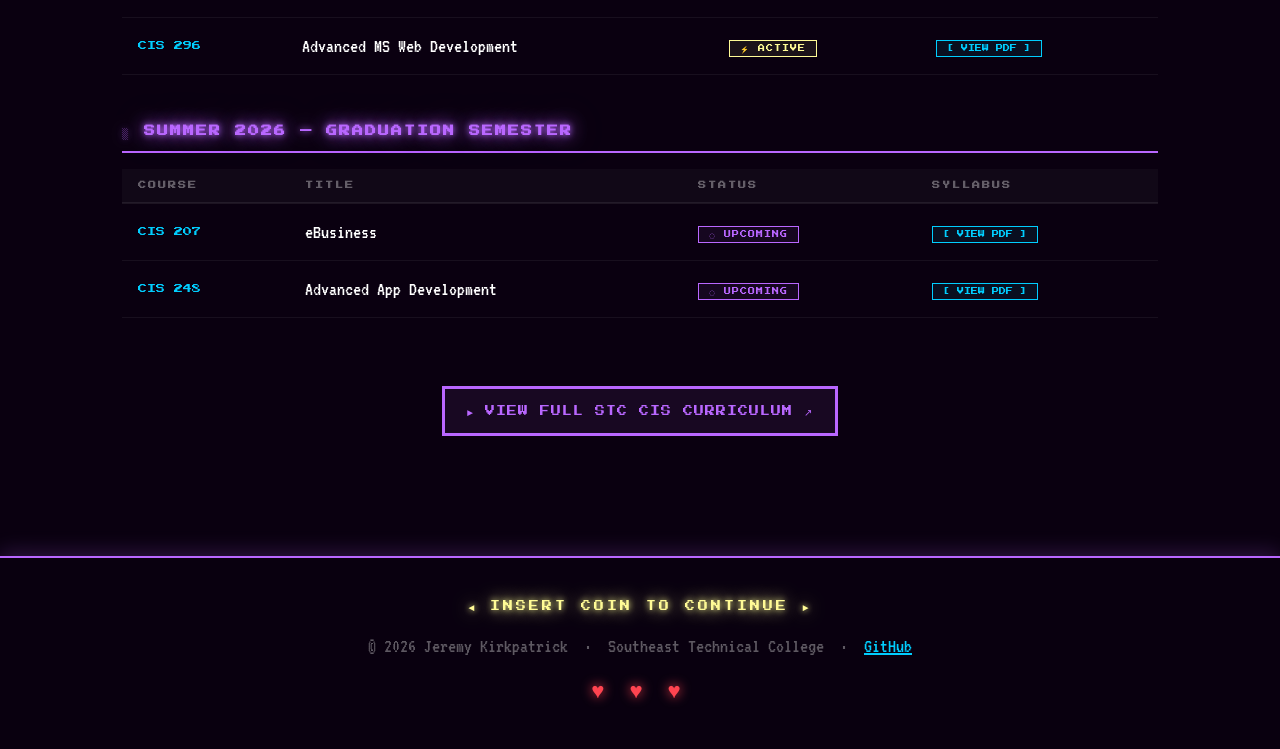
<file: syllabi.html>
<!DOCTYPE html>
<html lang="en">
<head>
  <meta charset="UTF-8" />
  <meta name="viewport" content="width=device-width, initial-scale=1.0" />
  <meta name="description" content="Jeremy Kirkpatrick – CIS course syllabi from Southeast Technical College." />
  <title>CIS Syllabi | Jeremy Kirkpatrick</title>
  <link rel="icon" href="ico/pinklogo.ico" type="image/x-icon" />
  <link rel="stylesheet" href="css/style.css" />
  <link rel="preconnect" href="https://fonts.googleapis.com" />
  <link rel="preconnect" href="https://fonts.gstatic.com" crossorigin />
  <link href="https://fonts.googleapis.com/css2?family=Press+Start+2P&family=VT323&display=swap" rel="stylesheet" />
</head>
<body>

  <div class="scanlines" aria-hidden="true"></div>

  <!-- =========================================================
       NAVIGATION
       ========================================================= -->
  <nav class="navbar" role="navigation" aria-label="Main navigation">
    <div class="nav-brand">
      <span class="nav-cursor" aria-hidden="true">▶</span> JK.EXE
    </div>
    <button class="nav-toggle" id="navToggle" aria-label="Toggle navigation" aria-expanded="false">☰</button>
    <ul class="nav-links" id="navLinks" role="list">
      <li><a href="index.html"    class="nav-link">[ HOME ]</a></li>
      <li><a href="syllabi.html"  class="nav-link active">[ SYLLABI ]</a></li>
      <li><a href="projects.html" class="nav-link">[ PROJECTS ]</a></li>
      <li><a href="cis241.html"   class="nav-link">[ CIS 241 ]</a></li>
      <li><a href="cis266.html"   class="nav-link">[ CIS 266 ]</a></li>
      <li><a href="resume.html"   class="nav-link">[ RESUME ]</a></li>
    </ul>
  </nav>

  <!-- =========================================================
       PAGE HERO
       ========================================================= -->
  <div class="page-hero">
    <p class="page-badge">SOUTHEAST TECHNICAL COLLEGE &nbsp;·&nbsp; CIS PROGRAMMING</p>
    <h1 class="page-title">
      <span class="text-pink">◈</span>&nbsp; CIS COURSE SYLLABI &nbsp;<span class="text-pink">◈</span>
    </h1>
    <p class="page-subtitle">Complete listing of CIS coursework — click any course to open its syllabus.</p>
  </div>

  <!-- =========================================================
       SYLLABI CONTENT
       ========================================================= -->
  <main class="syllabi-section" aria-label="CIS course list">

    <!-- Note -->
    <div class="syllabi-note" role="note">
      Syllabi are stored in PDF format. Files will be uploaded as they become available.
      If a link is unavailable, the file has not yet been added to the server.
    </div>

    <!-- ── COMPLETED COURSES ─────────────────────────────── -->
    <div class="course-group">
      <h2 class="group-title completed">▓ COMPLETED COURSES</h2>
      <table class="course-table" aria-label="Completed courses">
        <thead>
          <tr>
            <th scope="col">COURSE</th>
            <th scope="col">TITLE</th>
            <th scope="col">STATUS</th>
            <th scope="col">SYLLABUS</th>
          </tr>
        </thead>
        <tbody>
          <tr>
            <td class="course-num">CIS 130</td>
            <td class="course-name">Introduction to Programming</td>
            <td><span class="status-badge done">✓ DONE</span></td>
            <td><span class="no-pdf">[ UNAVAILABLE ]</span></td>
          </tr>
          <tr>
            <td class="course-num">CIS 140</td>
            <td class="course-name">Web Page Design I</td>
            <td><span class="status-badge done">✓ DONE</span></td>
            <td><span class="no-pdf">[ UNAVAILABLE ]</span></td>
          </tr>
          <tr>
            <td class="course-num">CIS 150</td>
            <td class="course-name">Visual Basic Programming I</td>
            <td><span class="status-badge done">✓ DONE</span></td>
            <td><span class="no-pdf">[ UNAVAILABLE ]</span></td>
          </tr>
          <tr>
            <td class="course-num">CIS 161</td>
            <td class="course-name">Database Concepts</td>
            <td><span class="status-badge done">✓ DONE</span></td>
            <td><span class="no-pdf">[ UNAVAILABLE ]</span></td>
          </tr>
          <tr>
            <td class="course-num">CIS 162</td>
            <td class="course-name">Structured Query Language (SQL)</td>
            <td><span class="status-badge done">✓ DONE</span></td>
            <td><span class="no-pdf">[ UNAVAILABLE ]</span></td>
          </tr>
          <tr>
            <td class="course-num">CIS 186</td>
            <td class="course-name">Web Page Design II</td>
            <td><span class="status-badge done">✓ DONE</span></td>
            <td><span class="no-pdf">[ UNAVAILABLE ]</span></td>
          </tr>
          <tr>
            <td class="course-num">CIS 194</td>
            <td class="course-name">Introduction to Databases</td>
            <td><span class="status-badge done">✓ DONE</span></td>
            <td><span class="no-pdf">[ UNAVAILABLE ]</span></td>
          </tr>
          <tr>
            <td class="course-num">CIS 195</td>
            <td class="course-name">Internet Programming Essentials</td>
            <td><span class="status-badge done">✓ DONE</span></td>
            <td><span class="no-pdf">[ UNAVAILABLE ]</span></td>
          </tr>
          <tr>
            <td class="course-num">CIS 196</td>
            <td class="course-name">Internet Programming II</td>
            <td><span class="status-badge done">✓ DONE</span></td>
            <td><span class="no-pdf">[ UNAVAILABLE ]</span></td>
          </tr>
          <tr>
            <td class="course-num">CIS 225</td>
            <td class="course-name">Secure Programming</td>
            <td><span class="status-badge done">✓ DONE</span></td>
            <td><span class="no-pdf">[ UNAVAILABLE ]</span></td>
          </tr>
          <tr>
            <td class="course-num">CIS 236</td>
            <td class="course-name">Introduction to MS Web Development</td>
            <td><span class="status-badge done">✓ DONE</span></td>
            <td><span class="no-pdf">[ UNAVAILABLE ]</span></td>
          </tr>
          <tr>
            <td class="course-num">CIS 241</td>
            <td class="course-name">Dynamic Web Development</td>
            <td><span class="status-badge done">✓ DONE</span></td>
            <td><span class="no-pdf">[ UNAVAILABLE ]</span></td>
          </tr>
          <tr>
            <td class="course-num">CIS 265</td>
            <td class="course-name">XML / Web Services</td>
            <td><span class="status-badge done">✓ DONE</span></td>
            <td><span class="no-pdf">[ UNAVAILABLE ]</span></td>
          </tr>
        </tbody>
      </table>
    </div>

    <!-- ── IN PROGRESS ───────────────────────────────────── -->
    <div class="course-group">
      <h2 class="group-title inprogress">▒ SPRING 2026 — IN PROGRESS</h2>
      <table class="course-table" aria-label="Courses in progress">
        <thead>
          <tr>
            <th scope="col">COURSE</th>
            <th scope="col">TITLE</th>
            <th scope="col">STATUS</th>
            <th scope="col">SYLLABUS</th>
          </tr>
        </thead>
        <tbody>
          <tr>
            <td class="course-num">CIS 266</td>
            <td class="course-name">Web Services</td>
            <td><span class="status-badge active">⚡ ACTIVE</span></td>
            <td><a href="sylb/CIS266_Syllabus.pdf" class="syllabus-link" target="_blank" rel="noopener">[ VIEW PDF ]</a></td>
          </tr>
          <tr>
            <td class="course-num">CIS 279</td>
            <td class="course-name">Advanced Databases</td>
            <td><span class="status-badge active">⚡ ACTIVE</span></td>
            <td><a href="sylb/CIS279_Syllabus.pdf" class="syllabus-link" target="_blank" rel="noopener">[ VIEW PDF ]</a></td>
          </tr>
          <tr>
            <td class="course-num">CIS 293</td>
            <td class="course-name">Advanced Technology</td>
            <td><span class="status-badge active">⚡ ACTIVE</span></td>
            <td><a href="sylb/CIS293_Syllabus.pdf" class="syllabus-link" target="_blank" rel="noopener">[ VIEW PDF ]</a></td>
          </tr>
          <tr>
            <td class="course-num">CIS 296</td>
            <td class="course-name">Advanced MS Web Development</td>
            <td><span class="status-badge active">⚡ ACTIVE</span></td>
            <td><a href="sylb/CIS296_Syllabus.pdf" class="syllabus-link" target="_blank" rel="noopener">[ VIEW PDF ]</a></td>
          </tr>
        </tbody>
      </table>
    </div>

    <!-- ── SUMMER / GRADUATION ───────────────────────────── -->
    <div class="course-group">
      <h2 class="group-title future">░ SUMMER 2026 — GRADUATION SEMESTER</h2>
      <table class="course-table" aria-label="Upcoming graduation courses">
        <thead>
          <tr>
            <th scope="col">COURSE</th>
            <th scope="col">TITLE</th>
            <th scope="col">STATUS</th>
            <th scope="col">SYLLABUS</th>
          </tr>
        </thead>
        <tbody>
          <tr>
            <td class="course-num">CIS 207</td>
            <td class="course-name">eBusiness</td>
            <td><span class="status-badge next">◌ UPCOMING</span></td>
            <td><a href="sylb/CIS207_Syllabus.pdf" class="syllabus-link" target="_blank" rel="noopener">[ VIEW PDF ]</a></td>
          </tr>
          <tr>
            <td class="course-num">CIS 248</td>
            <td class="course-name">Advanced App Development</td>
            <td><span class="status-badge next">◌ UPCOMING</span></td>
            <td><a href="sylb/CIS248_Syllabus.pdf" class="syllabus-link" target="_blank" rel="noopener">[ VIEW PDF ]</a></td>
          </tr>
        </tbody>
      </table>
    </div>

    <!-- Curriculum link -->
    <div style="text-align: center; padding: 20px 0 40px;">
      <a href="http://catalog.southeasttech.edu/preview_program.php?catoid=17&poid=2004&hl=%22programming%22"
         class="btn btn-outline" target="_blank" rel="noopener noreferrer">
        ► VIEW FULL STC CIS CURRICULUM ↗
      </a>
    </div>

  </main>

  <!-- =========================================================
       FOOTER
       ========================================================= -->
  <footer class="footer" role="contentinfo">
    <div>
      <p class="footer-insert" aria-hidden="true">◄ INSERT COIN TO CONTINUE ►</p>
      <p class="footer-copy">
        © 2026 Jeremy Kirkpatrick &nbsp;·&nbsp; Southeast Technical College &nbsp;·&nbsp;
        <a href="https://github.com/twitchout" target="_blank" rel="noopener">GitHub</a>
      </p>
      <p class="footer-lives" aria-hidden="true">♥ ♥ ♥</p>
    </div>
  </footer>

  <script src="js/main.js"></script>
</body>
</html>
</file>
<file: css/style.css>
/* ============================================================
   JEREMY KIRKPATRICK — ELECTRONIC PORTFOLIO
   SYNTHWAVE / RETRO 8-BIT THEME
   ============================================================ */

@import url('https://fonts.googleapis.com/css2?family=Press+Start+2P&family=VT323&display=swap');

/* --- CSS Custom Properties -----------------------------------*/
:root {
  --bg:         #0a0010;
  --bg-1:       #110020;
  --bg-2:       #1a003a;
  --bg-card:    #15003a;
  --bg-term:    #0d001f;

  --pink:       #ff71ce;
  --cyan:       #01cdfe;
  --purple:     #b967ff;
  --yellow:     #fffb96;
  --green:      #05ffa1;
  --red:        #fe4450;
  --white:      #ffffff;
  --dim:        rgba(255, 255, 255, 0.65);
  --muted:      rgba(255, 255, 255, 0.35);

  --glow-pink:   0 0 6px #ff71ce,  0 0 18px #ff71ce,  0 0 40px rgba(255,113,206,0.4);
  --glow-cyan:   0 0 6px #01cdfe,  0 0 18px #01cdfe,  0 0 40px rgba(1,205,254,0.4);
  --glow-purple: 0 0 6px #b967ff,  0 0 18px #b967ff,  0 0 40px rgba(185,103,255,0.4);
  --glow-yellow: 0 0 6px #fffb96,  0 0 18px #fffb96;
  --glow-green:  0 0 6px #05ffa1,  0 0 18px #05ffa1;

  --font-pixel: 'Press Start 2P', 'Courier New', monospace;
  --font-mono:  'VT323', 'Courier New', monospace;

  --nav-h:  68px;
  --max-w:  1100px;
  --radius: 0px;     /* flat pixel aesthetic */
  --trans:  0.2s ease;
}

/* --- Reset --------------------------------------------------*/
*, *::before, *::after { box-sizing: border-box; margin: 0; padding: 0; }

html { scroll-behavior: smooth; }

body {
  background-color: var(--bg);
  color: var(--white);
  font-family: var(--font-mono);
  font-size: 22px;
  line-height: 1.6;
  overflow-x: hidden;
  min-height: 100vh;
}

a { color: inherit; text-decoration: none; }
ul { list-style: none; }
img { max-width: 100%; display: block; }

/* --- Star-field Background ----------------------------------*/
body::before {
  content: '';
  position: fixed;
  inset: 0;
  background-image:
    radial-gradient(1px 1px at 10%  15%, rgba(255,255,255,0.5) 0%, transparent 100%),
    radial-gradient(1px 1px at 25%  40%, rgba(185,103,255,0.6) 0%, transparent 100%),
    radial-gradient(1px 1px at 40%   8%, rgba(255,255,255,0.4) 0%, transparent 100%),
    radial-gradient(1px 1px at 60%  55%, rgba(1,205,254,0.5)   0%, transparent 100%),
    radial-gradient(1px 1px at 75%  20%, rgba(255,255,255,0.4) 0%, transparent 100%),
    radial-gradient(1px 1px at 85%  70%, rgba(255,113,206,0.5) 0%, transparent 100%),
    radial-gradient(1px 1px at 50%  85%, rgba(255,255,255,0.3) 0%, transparent 100%),
    radial-gradient(2px 2px at 90%  35%, rgba(185,103,255,0.4) 0%, transparent 100%),
    radial-gradient(2px 2px at 15%  80%, rgba(1,205,254,0.3)   0%, transparent 100%),
    radial-gradient(1px 1px at 35%  65%, rgba(255,255,255,0.4) 0%, transparent 100%);
  pointer-events: none;
  z-index: 0;
}

/* --- CRT Scanlines Overlay ----------------------------------*/
.scanlines {
  position: fixed;
  inset: 0;
  background: repeating-linear-gradient(
    0deg,
    transparent,
    transparent 3px,
    rgba(0, 0, 0, 0.08) 3px,
    rgba(0, 0, 0, 0.08) 4px
  );
  pointer-events: none;
  z-index: 9998;
}

/* --- CRT Vignette -------------------------------------------*/
.scanlines::after {
  content: '';
  position: fixed;
  inset: 0;
  background: radial-gradient(
    ellipse at center,
    transparent 60%,
    rgba(0, 0, 0, 0.55) 100%
  );
  pointer-events: none;
}

/* ============================================================
   NAVIGATION
   ============================================================ */
.navbar {
  position: fixed;
  top: 0;
  left: 0;
  right: 0;
  height: var(--nav-h);
  background: rgba(10, 0, 16, 0.92);
  backdrop-filter: blur(10px);
  border-bottom: 2px solid var(--cyan);
  box-shadow: 0 0 20px rgba(1, 205, 254, 0.3);
  display: flex;
  align-items: center;
  justify-content: space-between;
  padding: 0 32px;
  z-index: 1000;
}

.nav-brand {
  font-family: var(--font-pixel);
  font-size: 14px;
  color: var(--cyan);
  text-shadow: var(--glow-cyan);
  display: flex;
  align-items: center;
  gap: 10px;
}

.nav-cursor {
  display: inline-block;
  animation: blink 1s step-end infinite;
  color: var(--pink);
}

.nav-links {
  display: flex;
  gap: 8px;
  align-items: center;
}

.nav-link {
  font-family: var(--font-pixel);
  font-size: 10px;
  color: var(--dim);
  padding: 10px 14px;
  border: 2px solid transparent;
  transition: var(--trans);
  position: relative;
  letter-spacing: 1px;
}

.nav-link:hover,
.nav-link.active {
  color: var(--cyan);
  border-color: var(--cyan);
  text-shadow: var(--glow-cyan);
  box-shadow: 0 0 12px rgba(1, 205, 254, 0.25), inset 0 0 12px rgba(1, 205, 254, 0.05);
}

.nav-link.active { color: var(--pink); border-color: var(--pink); text-shadow: var(--glow-pink); }

.nav-toggle {
  display: none;
  background: none;
  border: 2px solid var(--cyan);
  color: var(--cyan);
  font-size: 20px;
  width: 42px;
  height: 42px;
  cursor: pointer;
  transition: var(--trans);
}
.nav-toggle:hover { background: rgba(1,205,254,0.1); box-shadow: var(--glow-cyan); }

/* ============================================================
   HERO SECTION
   ============================================================ */
.hero {
  min-height: 100vh;
  display: flex;
  align-items: center;
  padding: calc(var(--nav-h) + 40px) 32px 60px;
  max-width: var(--max-w);
  margin: 0 auto;
  gap: 48px;
  position: relative;
  z-index: 1;
}

.hero-content { flex: 1; min-width: 0; }

.pixel-badge {
  font-family: var(--font-pixel);
  font-size: 9px;
  color: var(--yellow);
  text-shadow: var(--glow-yellow);
  letter-spacing: 3px;
  margin-bottom: 20px;
  animation: pulse-glow 2.5s ease-in-out infinite;
}

.hero-title {
  font-family: var(--font-pixel);
  line-height: 1.4;
  margin-bottom: 28px;
}

.hero-name {
  display: block;
  font-size: clamp(24px, 4vw, 40px);
  color: var(--white);
  text-shadow: var(--glow-cyan);
  letter-spacing: 2px;
}

.hero-name.accent {
  color: var(--pink);
  text-shadow: var(--glow-pink);
}

.hero-subtitle {
  font-family: var(--font-mono);
  font-size: 26px;
  color: var(--cyan);
  min-height: 36px;
  margin-bottom: 32px;
}

.cursor { animation: blink 0.9s step-end infinite; color: var(--pink); }

/* Hero Stats */
.hero-stats {
  display: flex;
  flex-wrap: wrap;
  gap: 16px;
  margin-bottom: 36px;
}

.stat-item {
  border: 2px solid rgba(1,205,254,0.4);
  padding: 8px 16px;
  background: rgba(1,205,254,0.05);
}

.stat-label {
  font-family: var(--font-pixel);
  font-size: 8px;
  color: var(--muted);
  margin-right: 8px;
}

.stat-value {
  font-family: var(--font-mono);
  font-size: 18px;
  color: var(--white);
}

.stat-value.glow-green { color: var(--green); text-shadow: var(--glow-green); }

/* Hero CTA */
.hero-cta { display: flex; gap: 16px; flex-wrap: wrap; }

/* Terminal Art */
.hero-art { flex: 0 0 400px; }

.pixel-terminal {
  background: var(--bg-term);
  border: 2px solid var(--cyan);
  box-shadow: var(--glow-cyan), inset 0 0 30px rgba(1,205,254,0.05);
  overflow: hidden;
}

.terminal-header {
  background: rgba(1,205,254,0.12);
  border-bottom: 2px solid var(--cyan);
  padding: 10px 16px;
  display: flex;
  align-items: center;
  gap: 8px;
}

.t-dot {
  width: 12px; height: 12px;
  display: inline-block;
  border: 2px solid currentColor;
}
.t-dot.red    { color: var(--red);    background: var(--red); }
.t-dot.yellow { color: var(--yellow); background: var(--yellow); }
.t-dot.green  { color: var(--green);  background: var(--green); }

.t-title {
  font-family: var(--font-pixel);
  font-size: 9px;
  color: var(--dim);
  margin-left: 8px;
}

.terminal-body {
  padding: 20px 22px;
  font-family: var(--font-mono);
  font-size: 20px;
  line-height: 1.9;
}

.t-prompt { color: var(--green); }
.t-cmd    { color: var(--white); }
.t-output { color: var(--cyan); padding-left: 16px; }

.glow-blink {
  color: var(--pink);
  animation: blink 0.9s step-end infinite;
}

/* ============================================================
   GENERIC SECTION STYLES
   ============================================================ */
.section {
  padding: 80px 32px;
  position: relative;
  z-index: 1;
}

.section-alt { background: rgba(26, 0, 58, 0.5); }

.section-inner {
  max-width: var(--max-w);
  margin: 0 auto;
}

/* Section Header */
.section-header { max-width: var(--max-w); margin: 0 auto 48px; }

.section-title {
  font-family: var(--font-pixel);
  font-size: clamp(12px, 2vw, 18px);
  color: var(--white);
  letter-spacing: 2px;
  margin-bottom: 16px;
}

.section-num { color: var(--pink); text-shadow: var(--glow-pink); }

.pixel-line {
  height: 2px;
  background: linear-gradient(90deg, var(--cyan) 0%, var(--purple) 50%, transparent 100%);
  box-shadow: 0 0 8px var(--cyan);
  max-width: 400px;
}

/* ============================================================
   ABOUT SECTION
   ============================================================ */
.about-content {
  max-width: var(--max-w);
  margin: 0 auto;
  display: flex;
  gap: 48px;
  align-items: flex-start;
}

.about-avatar { flex: 0 0 180px; text-align: center; }

.avatar-frame {
  border: 3px solid var(--pink);
  box-shadow: var(--glow-pink), inset 0 0 20px rgba(255,113,206,0.1);
  padding: 16px;
  background: rgba(255,113,206,0.05);
  margin-bottom: 12px;
}

.avatar-pixel {
  width: 120px;
  height: 120px;
  margin: 0 auto;
  background: var(--bg-2);
  border: 2px solid var(--purple);
  display: flex;
  align-items: center;
  justify-content: center;
  font-size: 64px;
  filter: drop-shadow(0 0 8px var(--purple));
  image-rendering: pixelated;
}

.avatar-label {
  font-family: var(--font-pixel);
  font-size: 9px;
  color: var(--pink);
  text-shadow: var(--glow-pink);
  margin-top: 10px;
  letter-spacing: 2px;
}

.about-text {
  font-size: 24px;
  color: var(--dim);
  line-height: 1.7;
}

.about-text p { margin-bottom: 16px; }

/* ============================================================
   SKILLS SECTION
   ============================================================ */
.skills-grid {
  max-width: var(--max-w);
  margin: 0 auto 40px;
  display: grid;
  grid-template-columns: 1fr 1fr;
  gap: 24px;
}

.skill-item {
  background: rgba(21, 0, 58, 0.7);
  border: 2px solid rgba(185,103,255,0.3);
  padding: 18px 22px;
  transition: var(--trans);
}

.skill-item:hover { border-color: var(--purple); box-shadow: 0 0 12px rgba(185,103,255,0.2); }

.skill-header {
  display: flex;
  justify-content: space-between;
  align-items: center;
  margin-bottom: 12px;
}

.skill-name {
  font-family: var(--font-pixel);
  font-size: 9px;
  color: var(--white);
  letter-spacing: 1px;
}

.skill-level {
  font-family: var(--font-pixel);
  font-size: 8px;
  color: var(--yellow);
  text-shadow: var(--glow-yellow);
}

/* XP Bar */
.skill-bar {
  height: 22px;
  background: rgba(255,255,255,0.06);
  border: 2px solid rgba(255,255,255,0.12);
  overflow: hidden;
  position: relative;
}

.skill-fill {
  height: 100%;
  width: 0%;                       /* animated via JS */
  display: flex;
  align-items: center;
  padding-left: 8px;
  transition: width 1.2s cubic-bezier(0.4, 0, 0.2, 1);
  position: relative;
  overflow: hidden;
}

/* Pixel shimmer on bar */
.skill-fill::after {
  content: '';
  position: absolute;
  inset: 0;
  background: repeating-linear-gradient(
    90deg,
    transparent, transparent 6px,
    rgba(255,255,255,0.1) 6px, rgba(255,255,255,0.1) 8px
  );
}

.skill-fill          { background: linear-gradient(90deg, var(--cyan),   var(--purple)); }
.skill-fill.pink     { background: linear-gradient(90deg, var(--pink),   #ff3ea5); }
.skill-fill.purple   { background: linear-gradient(90deg, var(--purple), var(--pink)); }
.skill-fill.yellow   { background: linear-gradient(90deg, var(--yellow), #ffcf00); }

.skill-xp {
  font-family: var(--font-pixel);
  font-size: 7px;
  color: rgba(0,0,0,0.7);
  white-space: nowrap;
  position: relative;
  z-index: 1;
}

/* Tech Tags */
.skill-tags {
  max-width: var(--max-w);
  margin: 0 auto;
  display: flex;
  flex-wrap: wrap;
  gap: 10px;
}

.tag {
  font-family: var(--font-pixel);
  font-size: 8px;
  color: var(--cyan);
  border: 2px solid var(--cyan);
  padding: 6px 12px;
  background: rgba(1,205,254,0.07);
  letter-spacing: 1px;
  transition: var(--trans);
}

.tag:hover {
  background: rgba(1,205,254,0.18);
  box-shadow: var(--glow-cyan);
  color: var(--white);
}

/* ============================================================
   CARDS / STAGE SELECT
   ============================================================ */
.cards-grid {
  max-width: var(--max-w);
  margin: 0 auto;
  display: grid;
  grid-template-columns: repeat(2, 1fr);
  gap: 24px;
}

.card {
  display: flex;
  flex-direction: column;
  background: rgba(21, 0, 58, 0.8);
  border: 2px solid rgba(185,103,255,0.4);
  padding: 32px 28px;
  transition: var(--trans);
  position: relative;
  overflow: hidden;
  cursor: pointer;
}

/* Corner accents */
.card::before,
.card::after {
  content: '';
  position: absolute;
  width: 14px; height: 14px;
  border-color: var(--cyan);
  border-style: solid;
}
.card::before { top: -2px; left: -2px;  border-width: 3px 0 0 3px; }
.card::after  { bottom: -2px; right: -2px; border-width: 0 3px 3px 0; }

.card:hover {
  border-color: var(--cyan);
  box-shadow: var(--glow-cyan), inset 0 0 30px rgba(1,205,254,0.05);
  transform: translateY(-3px);
}

.card-icon {
  font-size: 40px;
  margin-bottom: 16px;
  filter: drop-shadow(0 0 6px var(--purple));
}

.card-title {
  font-family: var(--font-pixel);
  font-size: 12px;
  color: var(--white);
  margin-bottom: 14px;
  letter-spacing: 1px;
}

.card-desc {
  font-size: 20px;
  color: var(--dim);
  line-height: 1.6;
  flex: 1;
  margin-bottom: 20px;
}

.card-btn {
  font-family: var(--font-pixel);
  font-size: 9px;
  color: var(--cyan);
  letter-spacing: 2px;
  text-shadow: var(--glow-cyan);
  transition: var(--trans);
  align-self: flex-start;
}

.card:hover .card-btn { color: var(--pink); text-shadow: var(--glow-pink); }

/* ============================================================
   BUTTONS
   ============================================================ */
.btn {
  font-family: var(--font-pixel);
  font-size: 10px;
  padding: 14px 22px;
  border: 3px solid;
  cursor: pointer;
  display: inline-flex;
  align-items: center;
  gap: 8px;
  transition: var(--trans);
  letter-spacing: 1px;
  text-decoration: none;
}

.btn-primary {
  color: var(--bg);
  background: var(--pink);
  border-color: var(--pink);
  box-shadow: var(--glow-pink);
}
.btn-primary:hover {
  background: var(--purple);
  border-color: var(--purple);
  box-shadow: var(--glow-purple);
}

.btn-secondary {
  color: var(--cyan);
  background: rgba(1,205,254,0.08);
  border-color: var(--cyan);
}
.btn-secondary:hover {
  background: rgba(1,205,254,0.2);
  box-shadow: var(--glow-cyan);
  color: var(--white);
}

.btn-outline {
  color: var(--purple);
  background: rgba(185,103,255,0.08);
  border-color: var(--purple);
}
.btn-outline:hover {
  background: rgba(185,103,255,0.2);
  box-shadow: var(--glow-purple);
  color: var(--white);
}

/* ============================================================
   FOOTER
   ============================================================ */
.footer {
  position: relative;
  z-index: 1;
  border-top: 2px solid var(--purple);
  box-shadow: 0 -4px 20px rgba(185,103,255,0.2);
  padding: 40px 32px;
  background: rgba(10, 0, 16, 0.95);
  text-align: center;
}

.footer-insert {
  font-family: var(--font-pixel);
  font-size: 10px;
  color: var(--yellow);
  text-shadow: var(--glow-yellow);
  letter-spacing: 3px;
  margin-bottom: 16px;
  animation: blink 1.2s step-end infinite;
}

.footer-copy {
  font-size: 20px;
  color: var(--muted);
}

.footer-copy a {
  color: var(--cyan);
  text-decoration: underline;
}
.footer-copy a:hover { text-shadow: var(--glow-cyan); }

.footer-lives {
  margin-top: 12px;
  font-size: 22px;
  color: var(--red);
  filter: drop-shadow(0 0 6px var(--red));
  letter-spacing: 8px;
}

/* ============================================================
   PAGE TITLE BANNER (sub-pages)
   ============================================================ */
.page-hero {
  padding: calc(var(--nav-h) + 60px) 32px 60px;
  text-align: center;
  background: linear-gradient(180deg, rgba(185,103,255,0.08) 0%, transparent 100%);
  position: relative;
  z-index: 1;
}

.page-badge {
  font-family: var(--font-pixel);
  font-size: 9px;
  color: var(--muted);
  letter-spacing: 4px;
  margin-bottom: 16px;
}

.page-title {
  font-family: var(--font-pixel);
  font-size: clamp(18px, 3vw, 32px);
  color: var(--white);
  text-shadow: var(--glow-purple);
  margin-bottom: 16px;
}

.page-subtitle {
  font-size: 24px;
  color: var(--dim);
}

/* ============================================================
   SYLLABI PAGE
   ============================================================ */
.syllabi-section {
  padding: 40px 32px 80px;
  max-width: var(--max-w);
  margin: 0 auto;
  position: relative;
  z-index: 1;
}

.syllabi-note {
  border: 2px solid var(--yellow);
  background: rgba(255,251,150,0.05);
  padding: 16px 20px;
  font-size: 18px;
  color: var(--yellow);
  margin-bottom: 40px;
  font-family: var(--font-mono);
  line-height: 1.6;
}

.syllabi-note::before {
  content: '⚠ NOTE: ';
  font-family: var(--font-pixel);
  font-size: 9px;
}

.course-group { margin-bottom: 48px; }

.group-title {
  font-family: var(--font-pixel);
  font-size: 11px;
  margin-bottom: 16px;
  padding-bottom: 10px;
  border-bottom: 2px solid;
  letter-spacing: 2px;
}

.group-title.completed  { color: var(--green);  border-color: var(--green);  text-shadow: var(--glow-green); }
.group-title.inprogress { color: var(--yellow); border-color: var(--yellow); text-shadow: var(--glow-yellow); }
.group-title.future     { color: var(--purple); border-color: var(--purple); text-shadow: var(--glow-purple); }

/* Course Table */
.course-table {
  width: 100%;
  border-collapse: collapse;
  font-family: var(--font-mono);
  font-size: 20px;
}

.course-table th {
  font-family: var(--font-pixel);
  font-size: 8px;
  color: var(--muted);
  text-align: left;
  padding: 10px 16px;
  background: rgba(255,255,255,0.03);
  border-bottom: 2px solid rgba(255,255,255,0.08);
  letter-spacing: 2px;
}

.course-table td {
  padding: 12px 16px;
  border-bottom: 1px solid rgba(255,255,255,0.06);
  vertical-align: middle;
}

.course-table tr:hover td { background: rgba(185,103,255,0.06); }

.course-num {
  font-family: var(--font-pixel);
  font-size: 9px;
  color: var(--cyan);
  white-space: nowrap;
}

.course-name { color: var(--white); }

.course-page-link {
  color: var(--cyan);
  text-decoration: none;
  transition: var(--trans);
}
.course-page-link:hover {
  color: var(--white);
  text-shadow: 0 0 8px var(--cyan);
}

.status-badge {
  font-family: var(--font-pixel);
  font-size: 7px;
  padding: 4px 10px;
  white-space: nowrap;
  letter-spacing: 1px;
}
.status-badge.done   { color: var(--green);  border: 1px solid var(--green);  background: rgba(5,255,161,0.07); }
.status-badge.active { color: var(--yellow); border: 1px solid var(--yellow); background: rgba(255,251,150,0.07); animation: pulse-glow 2s infinite; }
.status-badge.next   { color: var(--purple); border: 1px solid var(--purple); background: rgba(185,103,255,0.07); }

.syllabus-link {
  font-family: var(--font-pixel);
  font-size: 7px;
  color: var(--cyan);
  border: 1px solid var(--cyan);
  padding: 4px 10px;
  background: rgba(1,205,254,0.07);
  transition: var(--trans);
  white-space: nowrap;
}
.syllabus-link:hover {
  background: rgba(1,205,254,0.2);
  box-shadow: 0 0 8px var(--cyan);
  color: var(--white);
}

.no-pdf {
  font-family: var(--font-pixel);
  font-size: 7px;
  color: var(--muted);
  letter-spacing: 1px;
}

/* ============================================================
   PROJECTS PAGE
   ============================================================ */
.projects-section {
  padding: 40px 32px 80px;
  max-width: var(--max-w);
  margin: 0 auto;
  position: relative;
  z-index: 1;
}

.project-card {
  background: rgba(21, 0, 58, 0.7);
  border: 2px solid rgba(185,103,255,0.35);
  margin-bottom: 40px;
  transition: var(--trans);
  position: relative;
  overflow: hidden;
}

/* Pixel corner accents */
.project-card::before,
.project-card::after {
  content: '';
  position: absolute;
  width: 18px; height: 18px;
  border-color: var(--cyan);
  border-style: solid;
  z-index: 2;
}
.project-card::before { top: -2px;    left: -2px;   border-width: 3px 0 0 3px; }
.project-card::after  { bottom: -2px; right: -2px;  border-width: 0 3px 3px 0; }

.project-card:hover {
  border-color: var(--cyan);
  box-shadow: 0 0 20px rgba(1,205,254,0.15);
}

/* Accent stripe on left */
.project-card .stripe {
  position: absolute;
  top: 0; left: 0;
  width: 4px; height: 100%;
}
.stripe.pink   { background: var(--pink);   box-shadow: var(--glow-pink); }
.stripe.cyan   { background: var(--cyan);   box-shadow: var(--glow-cyan); }
.stripe.purple { background: var(--purple); box-shadow: var(--glow-purple); }
.stripe.yellow { background: var(--yellow); box-shadow: var(--glow-yellow); }

.project-header {
  padding: 24px 28px 20px 36px;
  border-bottom: 1px solid rgba(255,255,255,0.08);
  display: flex;
  align-items: flex-start;
  justify-content: space-between;
  flex-wrap: wrap;
  gap: 16px;
}

.project-header-left h3 {
  font-family: var(--font-pixel);
  font-size: 13px;
  color: var(--white);
  letter-spacing: 1px;
  margin-bottom: 8px;
}

.project-course {
  font-family: var(--font-pixel);
  font-size: 8px;
  color: var(--dim);
  letter-spacing: 1px;
}

.project-status {
  font-family: var(--font-pixel);
  font-size: 8px;
  padding: 6px 14px;
  letter-spacing: 1px;
  white-space: nowrap;
  align-self: flex-start;
}
.project-status.complete  { color: var(--green);  border: 2px solid var(--green);  background: rgba(5,255,161,0.08); }
.project-status.progress  { color: var(--yellow); border: 2px solid var(--yellow); background: rgba(255,251,150,0.08); animation: pulse-glow 2s infinite; }
.project-status.planning  { color: var(--purple); border: 2px solid var(--purple); background: rgba(185,103,255,0.08); }

.project-body { padding: 24px 28px 24px 36px; }

.project-desc {
  font-size: 22px;
  color: var(--dim);
  line-height: 1.7;
  margin-bottom: 24px;
}

.tech-stack {
  display: flex;
  flex-wrap: wrap;
  gap: 8px;
  margin-bottom: 24px;
}

.tech-tag {
  font-family: var(--font-pixel);
  font-size: 7px;
  color: var(--purple);
  border: 1px solid rgba(185,103,255,0.5);
  padding: 5px 10px;
  background: rgba(185,103,255,0.07);
  letter-spacing: 1px;
}

.project-links { display: flex; gap: 12px; flex-wrap: wrap; }

/* Section divider for projects */
.project-group-label {
  font-family: var(--font-pixel);
  font-size: 9px;
  color: var(--muted);
  letter-spacing: 4px;
  text-align: center;
  padding: 24px 0 32px;
}

/* ============================================================
   UTILITY CLASSES
   ============================================================ */
.text-pink   { color: var(--pink);   text-shadow: var(--glow-pink); }
.text-cyan   { color: var(--cyan);   text-shadow: var(--glow-cyan); }
.text-purple { color: var(--purple); text-shadow: var(--glow-purple); }
.text-yellow { color: var(--yellow); text-shadow: var(--glow-yellow); }

/* ============================================================
   ANIMATIONS
   ============================================================ */
@keyframes blink {
  0%, 100% { opacity: 1; }
  50%       { opacity: 0; }
}

@keyframes pulse-glow {
  0%, 100% { opacity: 1; }
  50%       { opacity: 0.6; }
}

@keyframes scanline-move {
  0%   { background-position: 0 0; }
  100% { background-position: 0 100%; }
}

@keyframes float {
  0%, 100% { transform: translateY(0);   }
  50%       { transform: translateY(-8px); }
}

@keyframes slide-in-left {
  from { transform: translateX(-30px); opacity: 0; }
  to   { transform: translateX(0);     opacity: 1; }
}

@keyframes fade-up {
  from { transform: translateY(20px); opacity: 0; }
  to   { transform: translateY(0);    opacity: 1; }
}

.animate-fade-up  { animation: fade-up 0.6s ease forwards; }
.animate-slide-in { animation: slide-in-left 0.5s ease forwards; }
.float            { animation: float 3.5s ease-in-out infinite; }

/* ============================================================
   RESPONSIVE
   ============================================================ */
@media (max-width: 768px) {
  :root { --nav-h: 60px; }

  /* Nav */
  .nav-links {
    display: none;
    position: absolute;
    top: var(--nav-h);
    left: 0; right: 0;
    background: rgba(10,0,16,0.97);
    border-bottom: 2px solid var(--cyan);
    flex-direction: column;
    padding: 16px;
    gap: 4px;
  }
  .nav-links.open { display: flex; }
  .nav-link { font-size: 9px; padding: 12px 16px; width: 100%; }
  .nav-toggle { display: flex; align-items: center; justify-content: center; }

  /* Hero */
  .hero {
    flex-direction: column;
    padding-top: calc(var(--nav-h) + 32px);
    gap: 36px;
  }
  .hero-art { flex: none; width: 100%; }

  /* Grids */
  .skills-grid   { grid-template-columns: 1fr; }
  .cards-grid    { grid-template-columns: 1fr; }
  .about-content { flex-direction: column; }
  .about-avatar  { align-self: center; }

  /* Course table responsive */
  .course-table thead { display: none; }
  .course-table tr {
    display: block;
    border: 1px solid rgba(255,255,255,0.1);
    margin-bottom: 12px;
    padding: 12px;
  }
  .course-table td {
    display: block;
    padding: 4px 8px;
    border: none;
  }

  .project-header { flex-direction: column; }
  .section { padding: 60px 20px; }
  .syllabi-section, .projects-section { padding: 32px 20px 60px; }
}

@media (max-width: 480px) {
  .hero-name { font-size: 20px; }
  .hero-cta  { flex-direction: column; }
  .btn       { font-size: 8px; padding: 12px 16px; }
  .navbar    { padding: 0 16px; }
}
</file>
